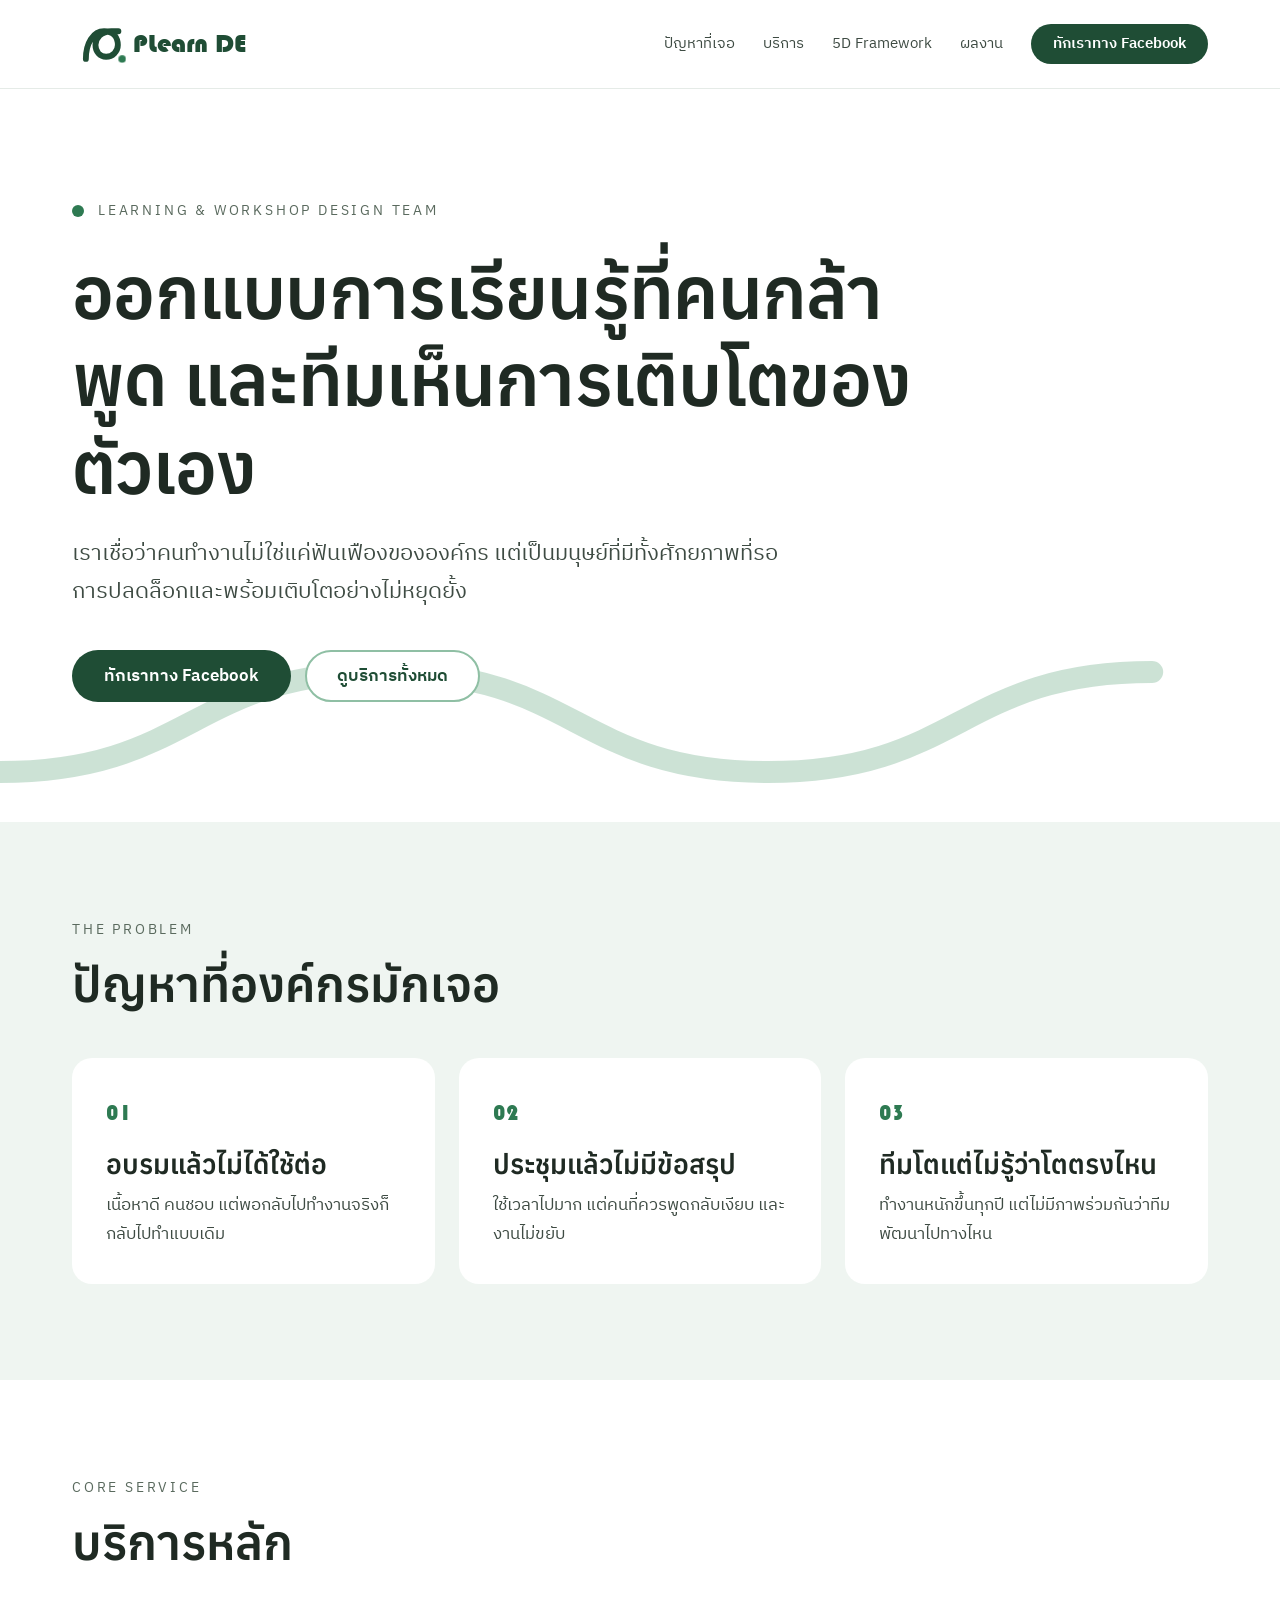
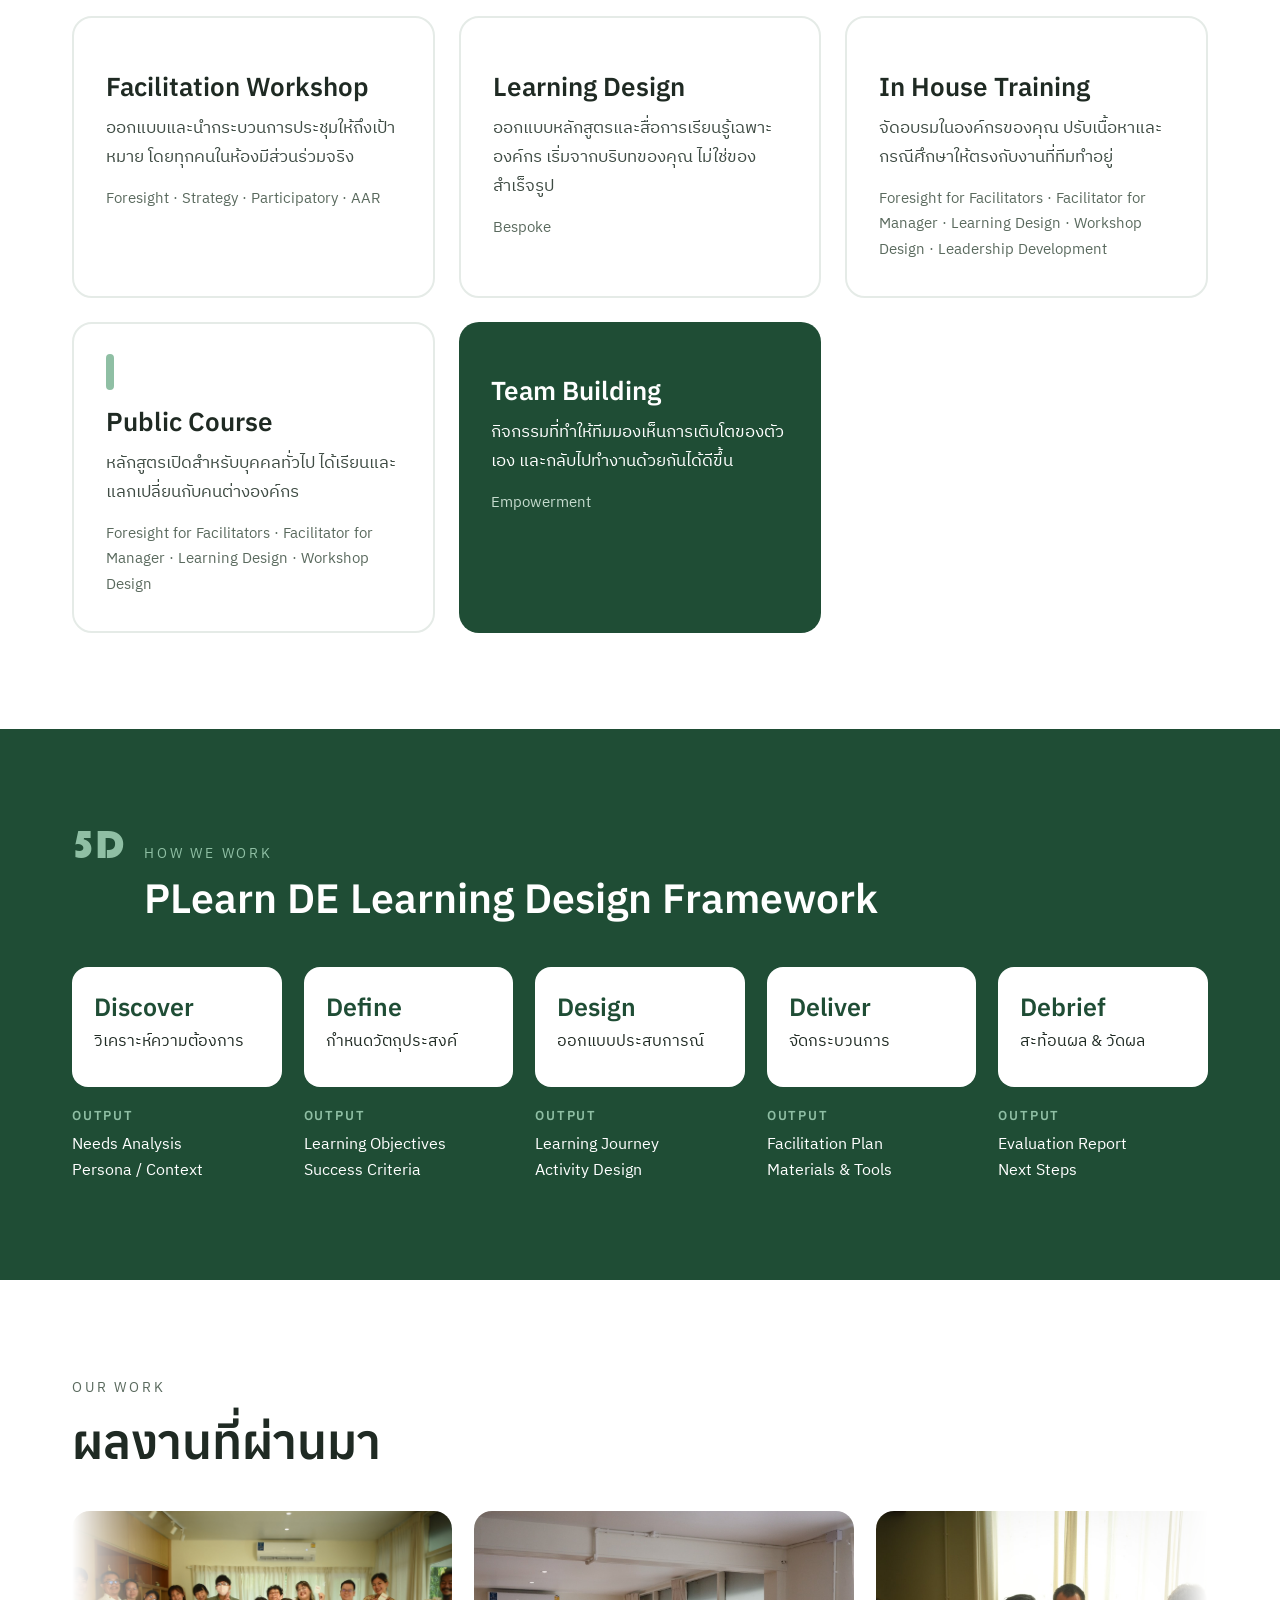
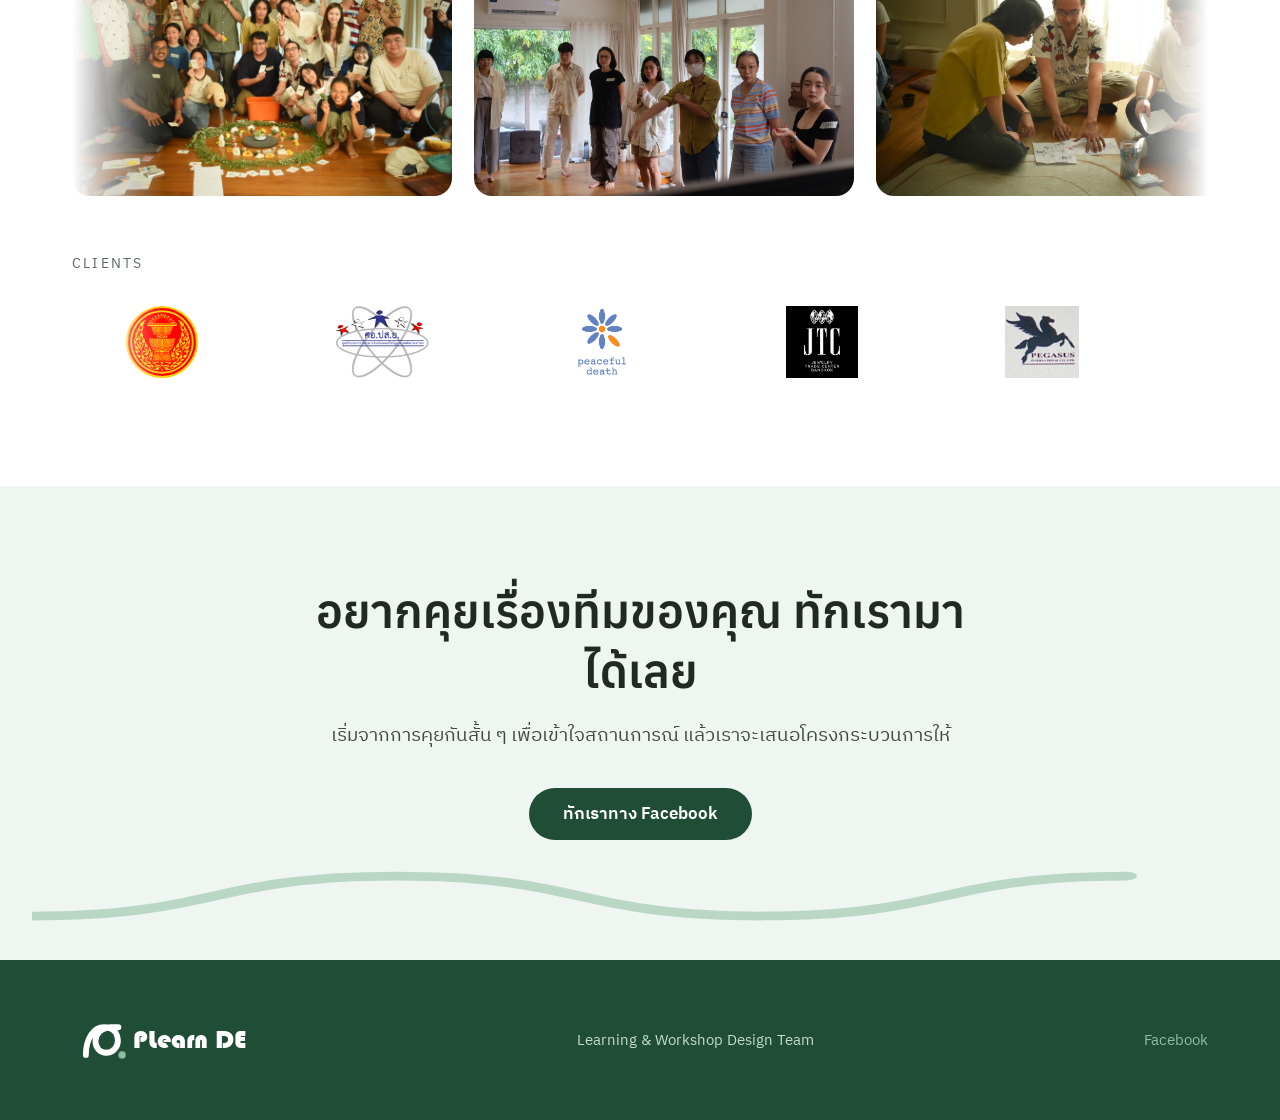
<file: index.html>
<!DOCTYPE html>
<html lang="th">
<head>
  <meta charset="utf-8">
  <meta name="viewport" content="width=device-width, initial-scale=1">
  <title>PLearn DE — Learning &amp; Workshop Design Team</title>
  <meta name="description" content="PLearn DE (เพลินดี) ออกแบบการเรียนรู้ที่คนกล้าพูด และทีมเห็นการเติบโตของตัวเอง — Facilitation Workshop, Learning Design, In House Training, Public Course, Team Building">
  <meta name="theme-color" content="#1F4D35">

  <meta property="og:type" content="website">
  <meta property="og:title" content="PLearn DE — Learning &amp; Workshop Design Team">
  <meta property="og:description" content="ออกแบบการเรียนรู้ที่คนกล้าพูด และทีมเห็นการเติบโตของตัวเอง">
  <meta property="og:image" content="assets/logo-stacked-forest.png">
  <meta property="og:locale" content="th_TH">

  <link rel="icon" type="image/svg+xml" href="assets/favicon.svg">
  <link rel="apple-touch-icon" href="assets/logo-mark-forest.png">

  <link rel="preconnect" href="https://fonts.googleapis.com">
  <link rel="preconnect" href="https://fonts.gstatic.com" crossorigin>
  <link href="https://fonts.googleapis.com/css2?family=Anuphan:wght@300..700&family=IBM+Plex+Sans+Thai:wght@300;400;500;600;700&display=swap" rel="stylesheet">
  <link rel="stylesheet" href="styles.css">
</head>
<body>

  <!-- ── Header ─────────────────────────────────────────── -->
  <header class="header">
    <div class="container header__inner">
      <!--
        Animated logo: the P-spiral draws itself from the base upward, the dot
        pops in, then the wordmark rises letter by letter as a wave.
        Plays on load and replays on hover / focus (see script at the bottom).
      -->
      <a href="#top" class="logo logo--animated" aria-label="PLearn DE — กลับขึ้นด้านบน">
        <svg class="logo__mark" viewBox="0 0 120 120" fill="none" aria-hidden="true">
          <path class="logo__path" pathLength="100" d="M26 88c0-30 14-52 34-52s26 14 26 26-10 22-22 22-20-10-20-22 10-26 30-26h13" stroke="currentColor" stroke-width="11" stroke-linecap="round"/>
          <circle class="logo__dot" cx="94" cy="88" r="7" fill="#2E7A52"/>
        </svg>
        <span class="logo__word" aria-hidden="true"><span class="logo__char" style="--i:0">P</span><span class="logo__char" style="--i:1">L</span><span class="logo__char" style="--i:2">e</span><span class="logo__char" style="--i:3">a</span><span class="logo__char" style="--i:4">r</span><span class="logo__char" style="--i:5">n</span><span class="logo__char logo__char--space" style="--i:6"> </span><span class="logo__char" style="--i:7">D</span><span class="logo__char" style="--i:8">E</span></span>
      </a>

      <button class="nav-toggle" type="button" aria-controls="site-nav" aria-expanded="false" aria-label="เปิดเมนู">
        <svg class="icon-menu" viewBox="0 0 24 24" fill="none" stroke="currentColor" stroke-width="2.2" stroke-linecap="round" aria-hidden="true"><path d="M4 7h16M4 12h16M4 17h16"/></svg>
        <svg class="icon-close" viewBox="0 0 24 24" fill="none" stroke="currentColor" stroke-width="2.2" stroke-linecap="round" aria-hidden="true"><path d="M6 6l12 12M18 6L6 18"/></svg>
      </button>

      <nav id="site-nav" class="nav" aria-label="เมนูหลัก">
        <a class="nav__link" href="#problem">ปัญหาที่เจอ</a>
        <a class="nav__link" href="#services">บริการ</a>
        <a class="nav__link" href="#framework">5D Framework</a>
        <a class="nav__link" href="#work">ผลงาน</a>
        <a class="btn btn--primary btn--sm" href="https://www.facebook.com/profile.php?id=61557383098262" target="_blank" rel="noopener">ทักเราทาง Facebook</a>
      </nav>
    </div>
  </header>

  <main>

    <!-- ── Hero ─────────────────────────────────────────── -->
    <section id="top" class="hero">
      <div class="wave" aria-hidden="true">
        <svg viewBox="0 0 400 64" fill="none" preserveAspectRatio="none">
          <path d="M0 48c60 0 60-32 120-32s60 32 120 32 60-32 120-32" stroke="#8FBFA4" stroke-width="7" stroke-linecap="round"/>
        </svg>
      </div>

      <div class="container hero__inner">
        <div class="eyebrow-dot">
          <span class="dot" aria-hidden="true"></span>
          <p class="eyebrow">Learning &amp; Workshop Design Team</p>
        </div>
        <h1 class="h1">ออกแบบการเรียนรู้ที่คนกล้าพูด และทีมเห็นการเติบโตของตัวเอง</h1>
        <p class="hero__lead">เราเชื่อว่าคนทำงานไม่ใช่แค่ฟันเฟืองขององค์กร แต่เป็นมนุษย์ที่มีทั้งศักยภาพที่รอการปลดล็อกและพร้อมเติบโตอย่างไม่หยุดยั้ง</p>
        <div class="hero__actions">
          <a class="btn btn--primary" href="https://www.facebook.com/profile.php?id=61557383098262" target="_blank" rel="noopener">ทักเราทาง Facebook</a>
          <a class="btn btn--secondary" href="#services">ดูบริการทั้งหมด</a>
        </div>
      </div>
    </section>

    <!-- ── Problem ──────────────────────────────────────── -->
    <section id="problem" class="problem section">
      <div class="container">
        <p class="eyebrow">The problem</p>
        <h2 class="h2">ปัญหาที่องค์กรมักเจอ</h2>

        <div class="grid grid--3">
          <article class="card--filled">
            <div class="num" aria-hidden="true">01</div>
            <h3 class="h3">อบรมแล้วไม่ได้ใช้ต่อ</h3>
            <p>เนื้อหาดี คนชอบ แต่พอกลับไปทำงานจริงก็กลับไปทำแบบเดิม</p>
          </article>
          <article class="card--filled">
            <div class="num" aria-hidden="true">02</div>
            <h3 class="h3">ประชุมแล้วไม่มีข้อสรุป</h3>
            <p>ใช้เวลาไปมาก แต่คนที่ควรพูดกลับเงียบ และงานไม่ขยับ</p>
          </article>
          <article class="card--filled">
            <div class="num" aria-hidden="true">03</div>
            <h3 class="h3">ทีมโตแต่ไม่รู้ว่าโตตรงไหน</h3>
            <p>ทำงานหนักขึ้นทุกปี แต่ไม่มีภาพร่วมกันว่าทีมพัฒนาไปทางไหน</p>
          </article>
        </div>
      </div>
    </section>

    <!-- ── Services ─────────────────────────────────────── -->
    <section id="services" class="services section">
      <div class="container">
        <p class="eyebrow">Core Service</p>
        <h2 class="h2">บริการหลัก</h2>

        <div class="grid grid--services">
          <article class="card--outline">
            <span class="dot dot--lg" aria-hidden="true"></span>
            <h3 class="h3">Facilitation Workshop</h3>
            <p>ออกแบบและนำกระบวนการประชุมให้ถึงเป้าหมาย โดยทุกคนในห้องมีส่วนร่วมจริง</p>
            <p class="card__tags">Foresight · Strategy · Participatory · AAR</p>
          </article>

          <article class="card--outline">
            <span class="dot dot--lg" aria-hidden="true"></span>
            <h3 class="h3">Learning Design</h3>
            <p>ออกแบบหลักสูตรและสื่อการเรียนรู้เฉพาะองค์กร เริ่มจากบริบทของคุณ ไม่ใช่ของสำเร็จรูป</p>
            <p class="card__tags">Bespoke</p>
          </article>

          <article class="card--outline">
            <span class="dot dot--lg" aria-hidden="true"></span>
            <h3 class="h3">In House Training</h3>
            <p>จัดอบรมในองค์กรของคุณ ปรับเนื้อหาและกรณีศึกษาให้ตรงกับงานที่ทีมทำอยู่</p>
            <p class="card__tags">Foresight for Facilitators · Facilitator for Manager · Learning Design · Workshop Design · Leadership Development</p>
          </article>

          <article class="card--outline">
            <span class="dot dot--lg dot--hollow" aria-hidden="true"></span>
            <h3 class="h3">Public Course</h3>
            <p>หลักสูตรเปิดสำหรับบุคคลทั่วไป ได้เรียนและแลกเปลี่ยนกับคนต่างองค์กร</p>
            <p class="card__tags">Foresight for Facilitators · Facilitator for Manager · Learning Design · Workshop Design</p>
          </article>

          <article class="card--inverted">
            <span class="dot dot--lg" aria-hidden="true"></span>
            <h3 class="h3">Team Building</h3>
            <p>กิจกรรมที่ทำให้ทีมมองเห็นการเติบโตของตัวเอง และกลับไปทำงานด้วยกันได้ดีขึ้น</p>
            <p class="card__tags">Empowerment</p>
          </article>
        </div>
      </div>
    </section>

    <!-- ── 5D Framework ─────────────────────────────────── -->
    <section id="framework" class="framework section">
      <div class="container">
        <div class="framework__head">
          <div class="framework__badge" aria-hidden="true">5D</div>
          <div>
            <p class="eyebrow">How we work</p>
            <h2 class="h2">PLearn DE Learning Design Framework</h2>
          </div>
        </div>

        <ol class="grid grid--5" style="list-style:none; padding:0; margin-bottom:0;">
          <li>
            <div class="step__card">
              <h3 class="step__title">Discover</h3>
              <p class="step__th">วิเคราะห์ความต้องการ</p>
            </div>
            <p class="step__label">Output</p>
            <p class="step__output">Needs Analysis<br>Persona / Context</p>
          </li>
          <li>
            <div class="step__card">
              <h3 class="step__title">Define</h3>
              <p class="step__th">กำหนดวัตถุประสงค์</p>
            </div>
            <p class="step__label">Output</p>
            <p class="step__output">Learning Objectives<br>Success Criteria</p>
          </li>
          <li>
            <div class="step__card">
              <h3 class="step__title">Design</h3>
              <p class="step__th">ออกแบบประสบการณ์</p>
            </div>
            <p class="step__label">Output</p>
            <p class="step__output">Learning Journey<br>Activity Design</p>
          </li>
          <li>
            <div class="step__card">
              <h3 class="step__title">Deliver</h3>
              <p class="step__th">จัดกระบวนการ</p>
            </div>
            <p class="step__label">Output</p>
            <p class="step__output">Facilitation Plan<br>Materials &amp; Tools</p>
          </li>
          <li>
            <div class="step__card">
              <h3 class="step__title">Debrief</h3>
              <p class="step__th">สะท้อนผล &amp; วัดผล</p>
            </div>
            <p class="step__label">Output</p>
            <p class="step__output">Evaluation Report<br>Next Steps</p>
          </li>
        </ol>
      </div>
    </section>

    <!-- ── Work ─────────────────────────────────────────── -->
    <section id="work" class="work section">
      <div class="container">
        <p class="eyebrow">Our work</p>
        <h2 class="h2">ผลงานที่ผ่านมา</h2>

        <!--
          Photos drift to the right on their own, same seamless trick as the
          client logos below: the set is rendered twice and the track slides
          by -50%, so the loop has no seam. Pauses on hover.
        -->
        <div class="marquee marquee--photos" aria-label="ภาพบรรยากาศงานที่ผ่านมา">
          <div class="marquee__track">
            <div class="marquee__set">
              <figure class="photo-card"><img src="assets/work/closing-circle-group.jpg" alt="ผู้เข้าร่วมเวิร์กชอปทั้งกลุ่มถ่ายภาพร่วมกันรอบวงใบไม้ที่จัดไว้กลางห้อง" loading="lazy" decoding="async"></figure>
              <figure class="photo-card"><img src="assets/work/standing-circle.jpg" alt="ผู้เข้าร่วมยืนเป็นแถวในห้องเวิร์กชอปที่มีแสงธรรมชาติและต้นไม้นอกหน้าต่าง" loading="lazy" decoding="async"></figure>
              <figure class="photo-card"><img src="assets/work/small-group-mapping.jpg" alt="กลุ่มย่อยนั่งพื้นช่วยกันเขียนแผนผังความคิดลงกระดาษ" loading="lazy" decoding="async"></figure>
              <figure class="photo-card"><img src="assets/work/dialogue-circle.jpg" alt="วงสนทนานั่งพื้น ผู้เข้าร่วมคนหนึ่งกำลังเล่าให้กลุ่มฟัง" loading="lazy" decoding="async"></figure>
              <figure class="photo-card"><img src="assets/work/youth-presentation.jpg" alt="เยาวชนสองคนนำเสนอผังปัญหาที่ทำจากกระดาษและโพสต์อิท" loading="lazy" decoding="async"></figure>
              <figure class="photo-card"><img src="assets/work/prioritization-board.jpg" alt="ผู้เข้าร่วมจัดลำดับความสำคัญของประเด็นบนกระดานโพสต์อิท" loading="lazy" decoding="async"></figure>
              <figure class="photo-card"><img src="assets/work/team-building-tower.jpg" alt="ทีมช่วยกันสร้างหอคอยจากหลอดและกล่องกระดาษในกิจกรรม team building" loading="lazy" decoding="async"></figure>
              <figure class="photo-card"><img src="assets/work/reflection-sharing.jpg" alt="ผู้เข้าร่วมถือการ์ดสะท้อนความรู้สึกและแบ่งปันกับวง" loading="lazy" decoding="async"></figure>
              <figure class="photo-card"><img src="assets/work/reflection-board.jpg" alt="กระดานรวมคำสะท้อนของผู้เข้าร่วม เช่น เป็นเพื่อนกับตัวเอง ใจดีกับตัวเอง" loading="lazy" decoding="async"></figure>
              <figure class="photo-card"><img src="assets/work/youth-workshop-group.jpg" alt="กลุ่มเยาวชนถ่ายภาพร่วมกันหลังจบเวิร์กชอป" loading="lazy" decoding="async"></figure>
            </div>
            <div class="marquee__set" aria-hidden="true">
              <figure class="photo-card"><img src="assets/work/closing-circle-group.jpg" alt="" loading="lazy" decoding="async"></figure>
              <figure class="photo-card"><img src="assets/work/standing-circle.jpg" alt="" loading="lazy" decoding="async"></figure>
              <figure class="photo-card"><img src="assets/work/small-group-mapping.jpg" alt="" loading="lazy" decoding="async"></figure>
              <figure class="photo-card"><img src="assets/work/dialogue-circle.jpg" alt="" loading="lazy" decoding="async"></figure>
              <figure class="photo-card"><img src="assets/work/youth-presentation.jpg" alt="" loading="lazy" decoding="async"></figure>
              <figure class="photo-card"><img src="assets/work/prioritization-board.jpg" alt="" loading="lazy" decoding="async"></figure>
              <figure class="photo-card"><img src="assets/work/team-building-tower.jpg" alt="" loading="lazy" decoding="async"></figure>
              <figure class="photo-card"><img src="assets/work/reflection-sharing.jpg" alt="" loading="lazy" decoding="async"></figure>
              <figure class="photo-card"><img src="assets/work/reflection-board.jpg" alt="" loading="lazy" decoding="async"></figure>
              <figure class="photo-card"><img src="assets/work/youth-workshop-group.jpg" alt="" loading="lazy" decoding="async"></figure>
            </div>
          </div>
        </div>

        <p class="eyebrow work__clients-label">Clients</p>
        <!--
          Infinite marquee: the logo set is rendered twice and the track
          translates by -50%, so the loop is seamless. Pauses on hover;
          falls back to a static wrapping row under prefers-reduced-motion.
        -->
        <div class="marquee" aria-label="ลูกค้าที่เคยร่วมงาน">
          <div class="marquee__track">
            <div class="marquee__set">
              <div class="slot slot--client"><img src="assets/clients/parliament-thailand.svg" alt="รัฐสภาไทย" loading="lazy"></div>
              <div class="slot slot--client"><img src="assets/clients/cydot.png" alt="ศอ.ปส.ย. — ศูนย์อำนวยการประสานงานป้องกันและแก้ไขปัญหายาเสพติดภาคเยาวชน" loading="lazy"></div>
              <div class="slot slot--client"><img src="assets/clients/peaceful-death.webp" alt="Peaceful Death" loading="lazy"></div>
              <div class="slot slot--client"><img src="assets/clients/jtc.jpeg" alt="Jewelry Trade Center Bangkok" loading="lazy"></div>
              <div class="slot slot--client"><img src="assets/clients/pegasus.jpg" alt="Pegasus International Co., Ltd." loading="lazy"></div>
            </div>
            <div class="marquee__set" aria-hidden="true">
              <div class="slot slot--client"><img src="assets/clients/parliament-thailand.svg" alt="" loading="lazy"></div>
              <div class="slot slot--client"><img src="assets/clients/cydot.png" alt="" loading="lazy"></div>
              <div class="slot slot--client"><img src="assets/clients/peaceful-death.webp" alt="" loading="lazy"></div>
              <div class="slot slot--client"><img src="assets/clients/jtc.jpeg" alt="" loading="lazy"></div>
              <div class="slot slot--client"><img src="assets/clients/pegasus.jpg" alt="" loading="lazy"></div>
            </div>
          </div>
        </div>
      </div>
    </section>

    <!-- ── CTA ──────────────────────────────────────────── -->
    <section class="cta" aria-labelledby="cta-title">
      <div class="wave wave--inset" aria-hidden="true">
        <svg viewBox="0 0 400 64" fill="none" preserveAspectRatio="none">
          <path d="M0 48c60 0 60-32 120-32s60 32 120 32 60-32 120-32" stroke="#8FBFA4" stroke-width="7" stroke-linecap="round"/>
        </svg>
      </div>

      <div class="container cta__inner">
        <h2 id="cta-title" class="h2">อยากคุยเรื่องทีมของคุณ ทักเรามาได้เลย</h2>
        <p class="cta__lead">เริ่มจากการคุยกันสั้น ๆ เพื่อเข้าใจสถานการณ์ แล้วเราจะเสนอโครงกระบวนการให้</p>
        <div class="cta__actions">
          <a class="btn btn--primary" href="https://www.facebook.com/profile.php?id=61557383098262" target="_blank" rel="noopener">ทักเราทาง Facebook</a>
        </div>
      </div>
    </section>

  </main>

  <!-- ── Footer ─────────────────────────────────────────── -->
  <footer class="footer">
    <div class="container footer__inner">
      <div class="logo logo--reversed logo--animated" role="img" aria-label="PLearn DE" tabindex="0">
        <svg class="logo__mark" viewBox="0 0 120 120" fill="none" aria-hidden="true">
          <path class="logo__path" pathLength="100" d="M26 88c0-30 14-52 34-52s26 14 26 26-10 22-22 22-20-10-20-22 10-26 30-26h13" stroke="currentColor" stroke-width="11" stroke-linecap="round"/>
          <circle class="logo__dot" cx="94" cy="88" r="7" fill="#8FBFA4"/>
        </svg>
        <span class="logo__word" aria-hidden="true"><span class="logo__char" style="--i:0">P</span><span class="logo__char" style="--i:1">L</span><span class="logo__char" style="--i:2">e</span><span class="logo__char" style="--i:3">a</span><span class="logo__char" style="--i:4">r</span><span class="logo__char" style="--i:5">n</span><span class="logo__char logo__char--space" style="--i:6"> </span><span class="logo__char" style="--i:7">D</span><span class="logo__char" style="--i:8">E</span></span>
      </div>
      <p class="footer__tag">Learning &amp; Workshop Design Team</p>
      <a class="footer__link" href="https://www.facebook.com/profile.php?id=61557383098262" target="_blank" rel="noopener">Facebook</a>
    </div>
  </footer>

  <script>
    // Logo animation: play once on load, replay on hover / focus.
    (function () {
      var reduce = window.matchMedia('(prefers-reduced-motion: reduce)');
      if (reduce.matches) return;

      var TOTAL_MS = 1600; // spiral (1s) + wordmark wave tail

      document.querySelectorAll('.logo--animated').forEach(function (logo) {
        var busy = false;

        function play() {
          if (busy) return;
          busy = true;
          logo.classList.remove('is-playing');
          void logo.offsetWidth; // restart CSS animations
          logo.classList.add('is-playing');
          setTimeout(function () { busy = false; }, TOTAL_MS);
        }

        logo.addEventListener('mouseenter', play);
        logo.addEventListener('focus', play);
        play();
      });
    })();

    // Mobile nav toggle
    (function () {
      var btn = document.querySelector('.nav-toggle');
      var nav = document.getElementById('site-nav');
      if (!btn || !nav) return;

      function setOpen(open) {
        nav.classList.toggle('is-open', open);
        btn.setAttribute('aria-expanded', String(open));
        btn.setAttribute('aria-label', open ? 'ปิดเมนู' : 'เปิดเมนู');
      }

      btn.addEventListener('click', function () {
        setOpen(!nav.classList.contains('is-open'));
      });
      nav.addEventListener('click', function (e) {
        if (e.target.closest('a')) setOpen(false);
      });
      document.addEventListener('keydown', function (e) {
        if (e.key === 'Escape') setOpen(false);
      });
    })();
  </script>
</body>
</html>
</file>
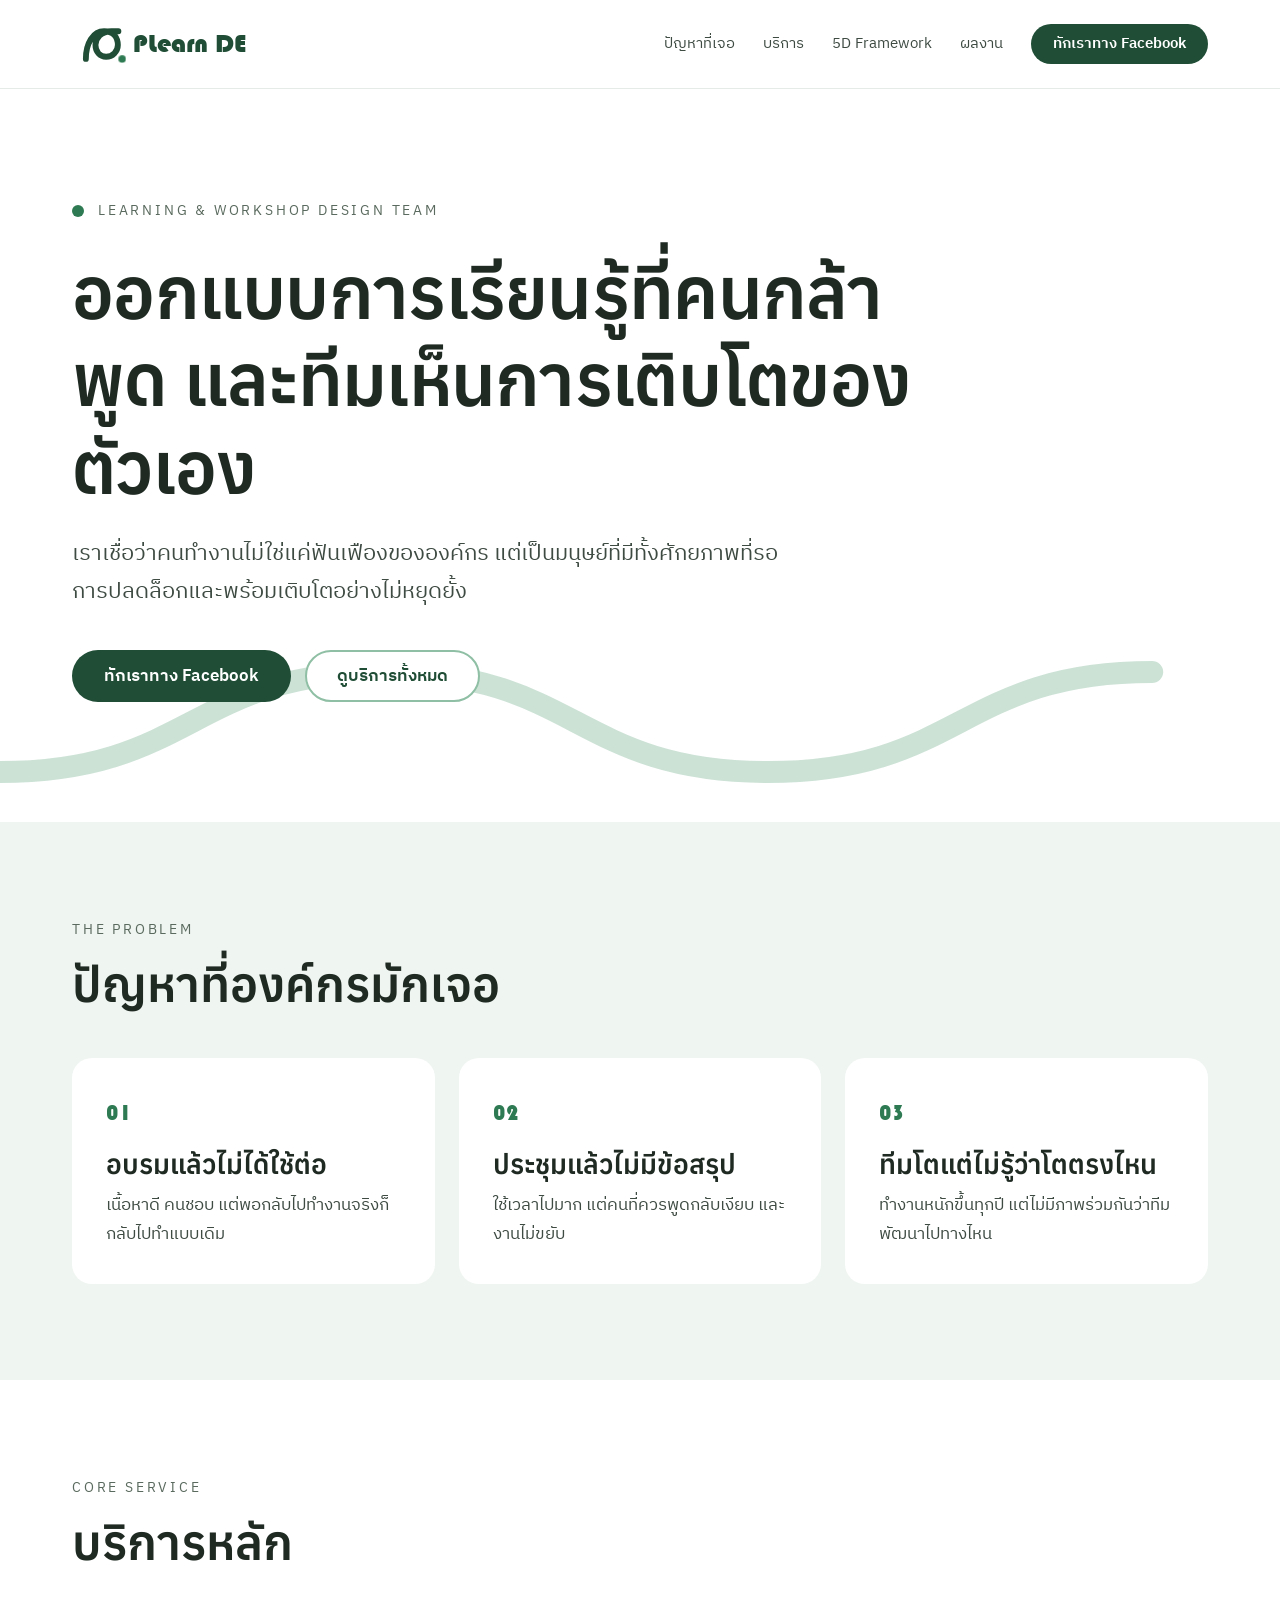
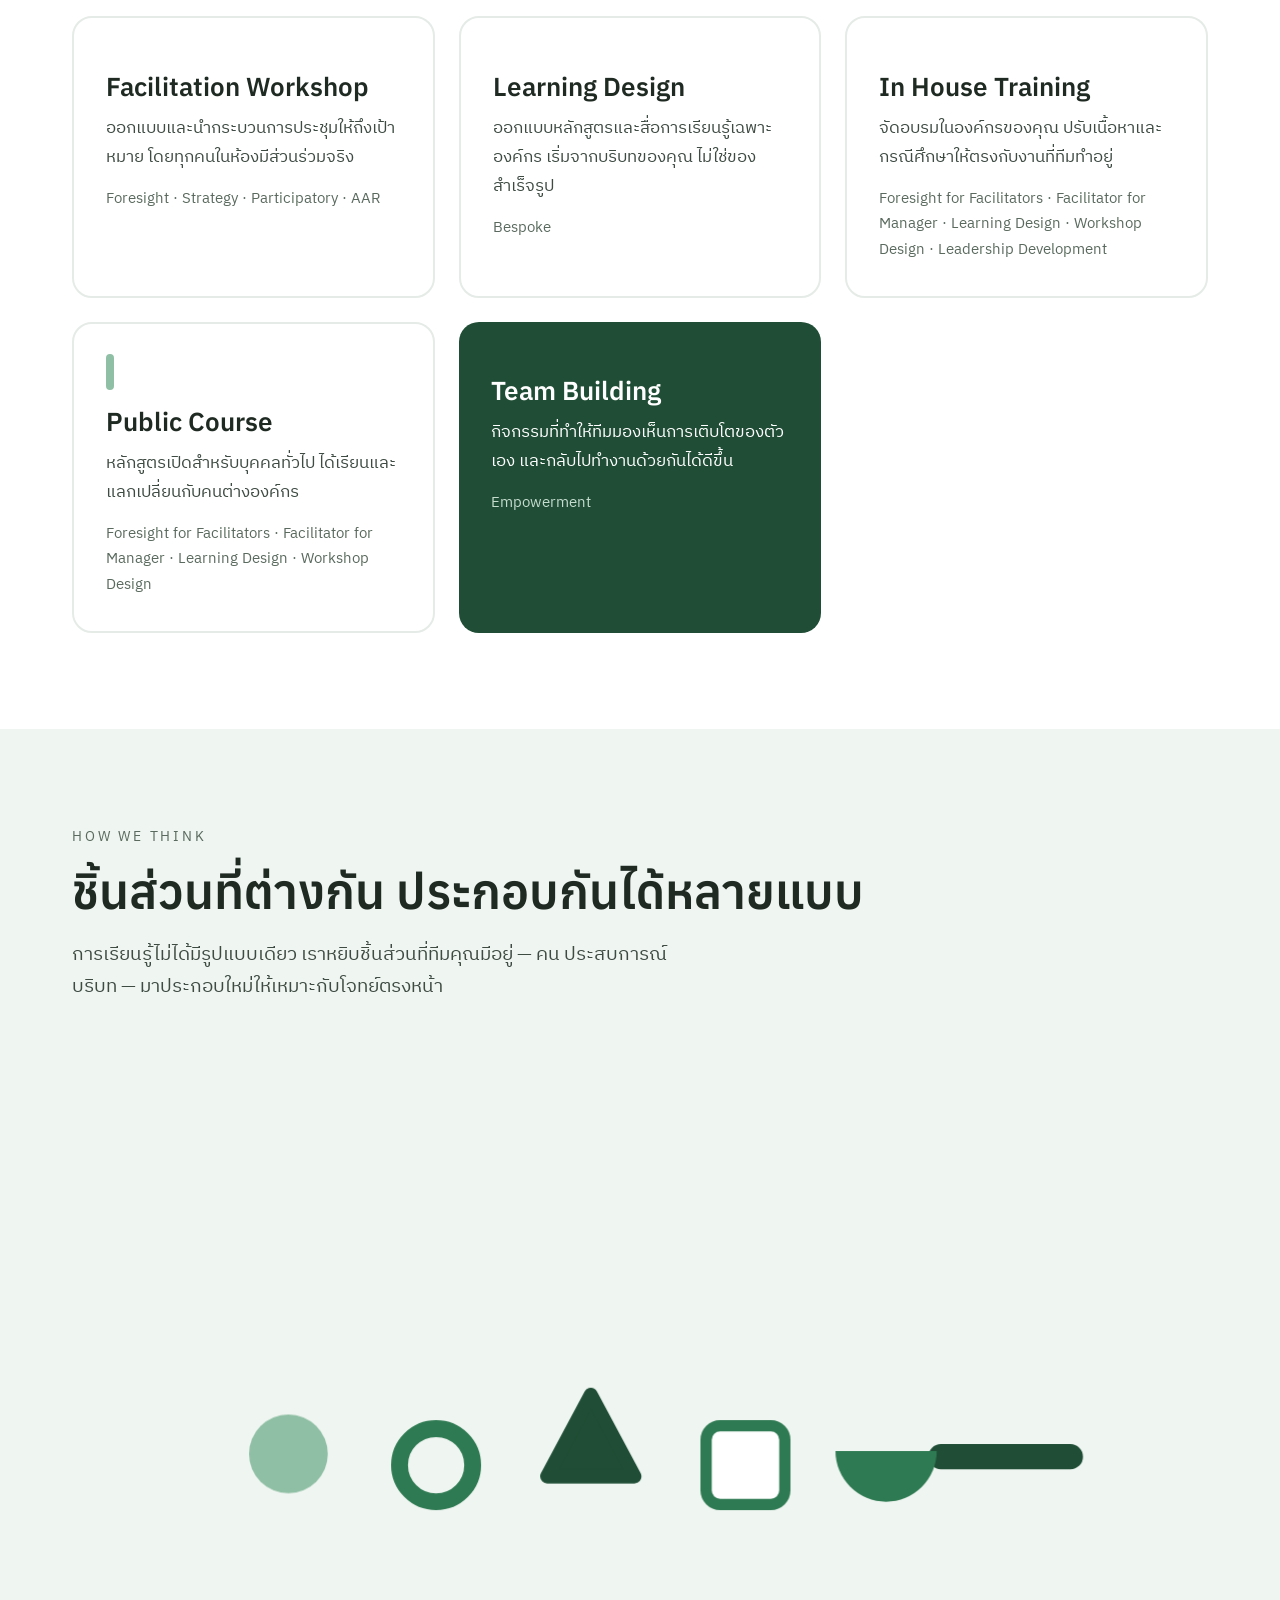
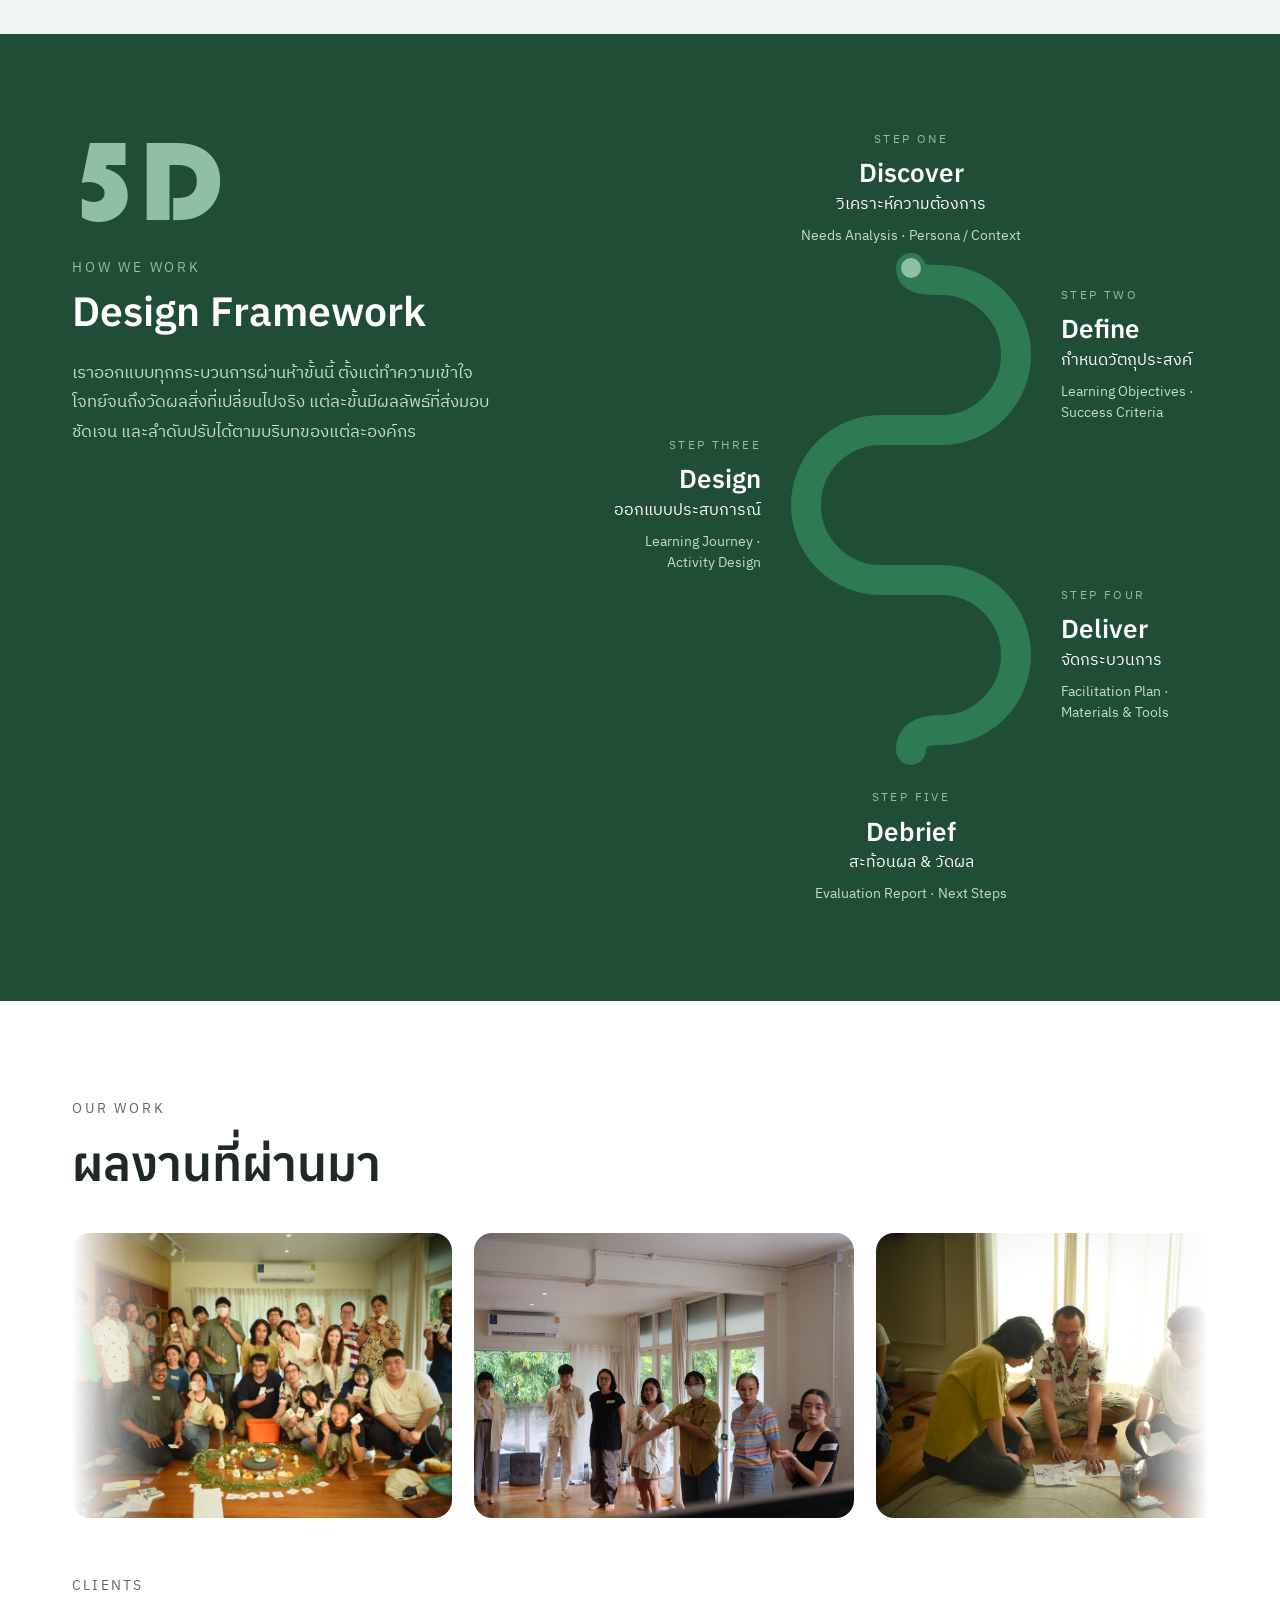
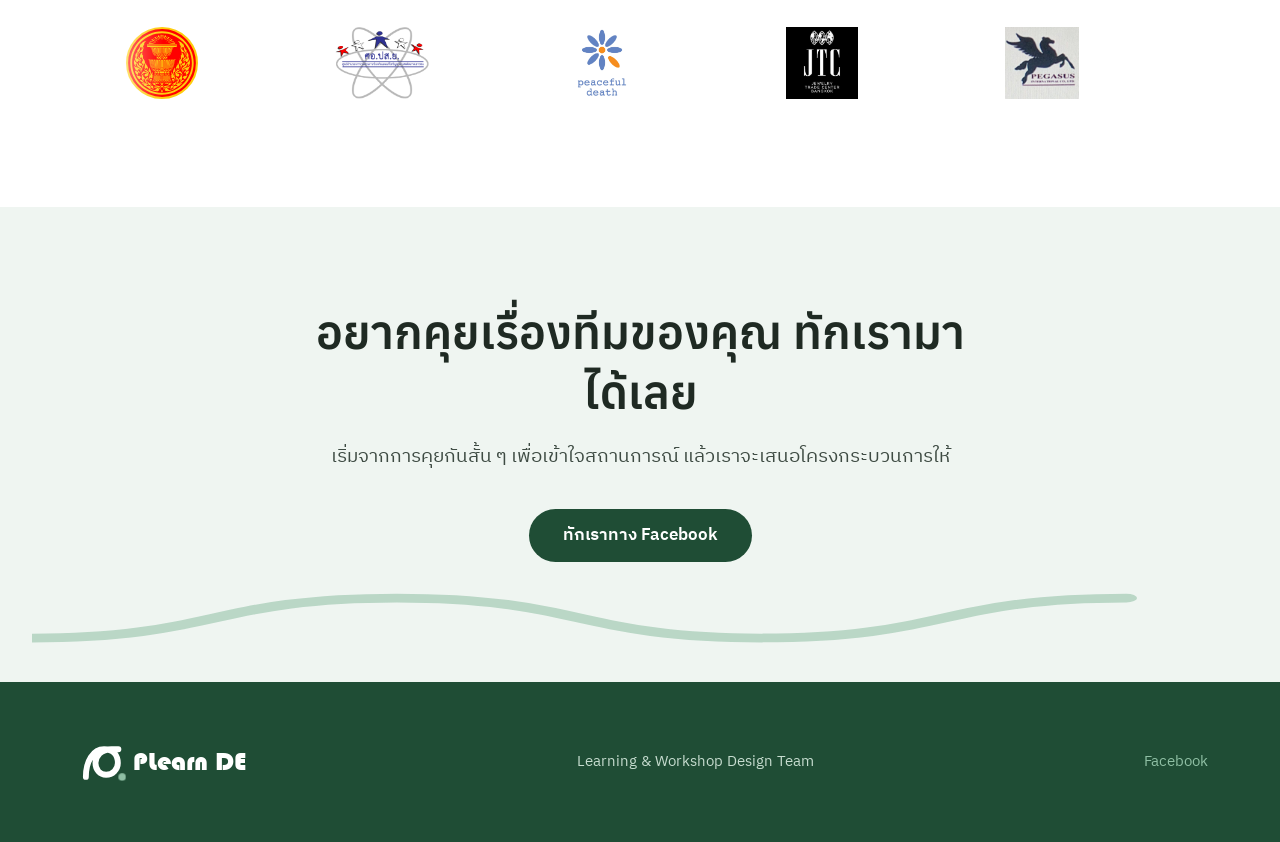
<file: public/index.html>
<!DOCTYPE html>
<html lang="th">
<head>
  <meta charset="utf-8">
  <meta name="viewport" content="width=device-width, initial-scale=1">
  <title>PLearn DE — Learning &amp; Workshop Design Team</title>
  <meta name="description" content="PLearn DE (เพลินดี) ออกแบบการเรียนรู้ที่คนกล้าพูด และทีมเห็นการเติบโตของตัวเอง — Facilitation Workshop, Learning Design, In House Training, Public Course, Team Building">
  <meta name="theme-color" content="#1F4D35">

  <meta property="og:type" content="website">
  <meta property="og:title" content="PLearn DE — Learning &amp; Workshop Design Team">
  <meta property="og:description" content="ออกแบบการเรียนรู้ที่คนกล้าพูด และทีมเห็นการเติบโตของตัวเอง">
  <meta property="og:image" content="assets/logo-stacked-forest.png">
  <meta property="og:locale" content="th_TH">

  <link rel="icon" type="image/svg+xml" href="assets/favicon.svg">
  <link rel="apple-touch-icon" href="assets/logo-mark-forest.png">

  <link rel="preconnect" href="https://fonts.googleapis.com">
  <link rel="preconnect" href="https://fonts.gstatic.com" crossorigin>
  <link href="https://fonts.googleapis.com/css2?family=Anuphan:wght@300..700&family=IBM+Plex+Sans+Thai:wght@300;400;500;600;700&display=swap" rel="stylesheet">
  <link rel="stylesheet" href="styles.css">
</head>
<body>

  <!-- ── Header ─────────────────────────────────────────── -->
  <header class="header">
    <div class="container header__inner">
      <!--
        Animated logo: the P-spiral draws itself from the base upward, the dot
        pops in, then the wordmark rises letter by letter as a wave.
        Plays on load and replays on hover / focus (see script at the bottom).
      -->
      <a href="#top" class="logo logo--animated" aria-label="PLearn DE — กลับขึ้นด้านบน">
        <svg class="logo__mark" viewBox="0 0 120 120" fill="none" aria-hidden="true">
          <path class="logo__path" pathLength="100" d="M26 88c0-30 14-52 34-52s26 14 26 26-10 22-22 22-20-10-20-22 10-26 30-26h13" stroke="currentColor" stroke-width="11" stroke-linecap="round"/>
          <circle class="logo__dot" cx="94" cy="88" r="7" fill="#2E7A52"/>
        </svg>
        <span class="logo__word" aria-hidden="true"><span class="logo__char" style="--i:0">P</span><span class="logo__char" style="--i:1">L</span><span class="logo__char" style="--i:2">e</span><span class="logo__char" style="--i:3">a</span><span class="logo__char" style="--i:4">r</span><span class="logo__char" style="--i:5">n</span><span class="logo__char logo__char--space" style="--i:6"> </span><span class="logo__char" style="--i:7">D</span><span class="logo__char" style="--i:8">E</span></span>
      </a>

      <button class="nav-toggle" type="button" aria-controls="site-nav" aria-expanded="false" aria-label="เปิดเมนู">
        <svg class="icon-menu" viewBox="0 0 24 24" fill="none" stroke="currentColor" stroke-width="2.2" stroke-linecap="round" aria-hidden="true"><path d="M4 7h16M4 12h16M4 17h16"/></svg>
        <svg class="icon-close" viewBox="0 0 24 24" fill="none" stroke="currentColor" stroke-width="2.2" stroke-linecap="round" aria-hidden="true"><path d="M6 6l12 12M18 6L6 18"/></svg>
      </button>

      <nav id="site-nav" class="nav" aria-label="เมนูหลัก">
        <a class="nav__link" href="#problem">ปัญหาที่เจอ</a>
        <a class="nav__link" href="#services">บริการ</a>
        <a class="nav__link" href="#framework">5D Framework</a>
        <a class="nav__link" href="#work">ผลงาน</a>
        <a class="btn btn--primary btn--sm" href="https://www.facebook.com/profile.php?id=61557383098262" target="_blank" rel="noopener">ทักเราทาง Facebook</a>
      </nav>
    </div>
  </header>

  <main>

    <!-- ── Hero ─────────────────────────────────────────── -->
    <section id="top" class="hero">
      <div class="wave" aria-hidden="true">
        <svg viewBox="0 0 400 64" fill="none" preserveAspectRatio="none">
          <path d="M0 48c60 0 60-32 120-32s60 32 120 32 60-32 120-32" stroke="#8FBFA4" stroke-width="7" stroke-linecap="round"/>
        </svg>
      </div>

      <div class="container hero__inner">
        <div class="eyebrow-dot">
          <span class="dot" aria-hidden="true"></span>
          <p class="eyebrow">Learning &amp; Workshop Design Team</p>
        </div>
        <h1 class="h1">ออกแบบการเรียนรู้ที่คนกล้าพูด และทีมเห็นการเติบโตของตัวเอง</h1>
        <p class="hero__lead">เราเชื่อว่าคนทำงานไม่ใช่แค่ฟันเฟืองขององค์กร แต่เป็นมนุษย์ที่มีทั้งศักยภาพที่รอการปลดล็อกและพร้อมเติบโตอย่างไม่หยุดยั้ง</p>
        <div class="hero__actions">
          <a class="btn btn--primary" href="https://www.facebook.com/profile.php?id=61557383098262" target="_blank" rel="noopener">ทักเราทาง Facebook</a>
          <a class="btn btn--secondary" href="#services">ดูบริการทั้งหมด</a>
        </div>
      </div>
    </section>

    <!-- ── Problem ──────────────────────────────────────── -->
    <section id="problem" class="problem section">
      <div class="container">
        <p class="eyebrow">The problem</p>
        <h2 class="h2">ปัญหาที่องค์กรมักเจอ</h2>

        <div class="grid grid--3">
          <article class="card--filled">
            <div class="num" aria-hidden="true">01</div>
            <h3 class="h3">อบรมแล้วไม่ได้ใช้ต่อ</h3>
            <p>เนื้อหาดี คนชอบ แต่พอกลับไปทำงานจริงก็กลับไปทำแบบเดิม</p>
          </article>
          <article class="card--filled">
            <div class="num" aria-hidden="true">02</div>
            <h3 class="h3">ประชุมแล้วไม่มีข้อสรุป</h3>
            <p>ใช้เวลาไปมาก แต่คนที่ควรพูดกลับเงียบ และงานไม่ขยับ</p>
          </article>
          <article class="card--filled">
            <div class="num" aria-hidden="true">03</div>
            <h3 class="h3">ทีมโตแต่ไม่รู้ว่าโตตรงไหน</h3>
            <p>ทำงานหนักขึ้นทุกปี แต่ไม่มีภาพร่วมกันว่าทีมพัฒนาไปทางไหน</p>
          </article>
        </div>
      </div>
    </section>

    <!-- ── Services ─────────────────────────────────────── -->
    <section id="services" class="services section">
      <div class="container">
        <p class="eyebrow">Core Service</p>
        <h2 class="h2">บริการหลัก</h2>

        <div class="grid grid--services">
          <article class="card--outline">
            <span class="dot dot--lg" aria-hidden="true"></span>
            <h3 class="h3">Facilitation Workshop</h3>
            <p>ออกแบบและนำกระบวนการประชุมให้ถึงเป้าหมาย โดยทุกคนในห้องมีส่วนร่วมจริง</p>
            <p class="card__tags">Foresight · Strategy · Participatory · AAR</p>
          </article>

          <article class="card--outline">
            <span class="dot dot--lg" aria-hidden="true"></span>
            <h3 class="h3">Learning Design</h3>
            <p>ออกแบบหลักสูตรและสื่อการเรียนรู้เฉพาะองค์กร เริ่มจากบริบทของคุณ ไม่ใช่ของสำเร็จรูป</p>
            <p class="card__tags">Bespoke</p>
          </article>

          <article class="card--outline">
            <span class="dot dot--lg" aria-hidden="true"></span>
            <h3 class="h3">In House Training</h3>
            <p>จัดอบรมในองค์กรของคุณ ปรับเนื้อหาและกรณีศึกษาให้ตรงกับงานที่ทีมทำอยู่</p>
            <p class="card__tags">Foresight for Facilitators · Facilitator for Manager · Learning Design · Workshop Design · Leadership Development</p>
          </article>

          <article class="card--outline">
            <span class="dot dot--lg dot--hollow" aria-hidden="true"></span>
            <h3 class="h3">Public Course</h3>
            <p>หลักสูตรเปิดสำหรับบุคคลทั่วไป ได้เรียนและแลกเปลี่ยนกับคนต่างองค์กร</p>
            <p class="card__tags">Foresight for Facilitators · Facilitator for Manager · Learning Design · Workshop Design</p>
          </article>

          <article class="card--inverted">
            <span class="dot dot--lg" aria-hidden="true"></span>
            <h3 class="h3">Team Building</h3>
            <p>กิจกรรมที่ทำให้ทีมมองเห็นการเติบโตของตัวเอง และกลับไปทำงานด้วยกันได้ดีขึ้น</p>
            <p class="card__tags">Empowerment</p>
          </article>
        </div>
      </div>
    </section>

    <!-- ── Shapes ───────────────────────────────────────────
      Six pieces roll, bounce and settle into four formations —
      scattered, a learning path, a built stack, then the Kolb circle —
      before starting over. Pure CSS keyframes; each piece is a <g> that
      translates, with an inner <g> that spins about its own centre.
    -->
    <section class="shapes section" aria-labelledby="shapes-title">
      <div class="container">
        <p class="eyebrow">How we think</p>
        <h2 class="h2" id="shapes-title">ชิ้นส่วนที่ต่างกัน ประกอบกันได้หลายแบบ</h2>
        <p class="shapes__lead">การเรียนรู้ไม่ได้มีรูปแบบเดียว เราหยิบชิ้นส่วนที่ทีมคุณมีอยู่ — คน ประสบการณ์ บริบท — มาประกอบใหม่ให้เหมาะกับโจทย์ตรงหน้า</p>

        <div class="shapes__stage">
<svg viewBox="0 0 640 360" role="img" aria-label="ภาพเคลื่อนไหวรูปทรงเรขาคณิตที่เลื่อนมาประกอบกันเป็นสิ่งของต่าง ๆ">
            <!-- painted back to front: flat pieces first, discs last so they
                 can sit on top as wheels, portholes and finials -->
            <g class="pc pc6"><g class="spin"><rect x="-55" y="-9" width="110" height="18" rx="9" fill="#1F4D35"></rect></g></g>
            <g class="pc pc4"><g class="spin"><rect x="-28" y="-28" width="56" height="56" rx="10" fill="#FFFFFF" stroke="#2E7A52" stroke-width="8"></rect></g></g>
            <g class="pc pc5"><g class="spin"><path d="M-36 0 A36 36 0 0 0 36 0 Z" fill="#2E7A52"></path></g></g>
            <g class="pc pc3"><g class="spin"><path d="M0 -34 L31 24 L-31 24 Z" fill="#1F4D35" stroke="#1F4D35" stroke-width="10" stroke-linejoin="round"></path></g></g>
            <g class="pc pc2"><g class="spin"><circle r="26" fill="none" stroke="#2E7A52" stroke-width="12"></circle></g></g>
            <g class="pc pc1"><g class="spin"><circle r="28" fill="#8FBFA4"></circle></g></g>
          </svg>
        </div>
      </div>
    </section>

    <!-- ── 5D Framework ─────────────────────────────────── -->
    <section id="framework" class="framework section">
      <div class="container framework__grid">
        <div class="framework__intro">
          <div class="framework__badge" aria-hidden="true">5D</div>
          <p class="eyebrow">How we work</p>
          <h2 class="h2">Design Framework</h2>
          <p class="framework__lead">เราออกแบบทุกกระบวนการผ่านห้าขั้นนี้ ตั้งแต่ทำความเข้าใจโจทย์จนถึงวัดผลสิ่งที่เปลี่ยนไปจริง แต่ละขั้นมีผลลัพธ์ที่ส่งมอบชัดเจน และลำดับปรับได้ตามบริบทของแต่ละองค์กร</p>
        </div>

        <!--
          Roadmap: one thick ribbon snaking down the middle column, spanning
          all five grid rows. Step one sits above the start dot, step five
          below the end, and the middle steps sit in the row where the ribbon
          swings to their side — so labels align with the bends without any
          absolute positioning.
        -->
        <ol class="roadmap">
          <!--
            The road: short drop from the start, then three U-turns whose
            apexes sit at the centre of rows 2, 3 and 4 (x 235 / 25 / 235),
            joined by straight runs, ending at the bottom centre. The ball
            is moved along this path by the script as the section scrolls.
          -->
          <svg class="roadmap__line" viewBox="0 0 260 775" fill="none" preserveAspectRatio="none" aria-hidden="true">
            <path class="roadmap__path"
                  d="M130 138 C130 150 145 150 160 150 A75 75 0 0 1 160 300 L100 300 A75 75 0 0 0 100 450 L160 450 A75 75 0 0 1 160 600 C140 600 130 606 130 620"
                  stroke="#2E7A52" stroke-width="30" stroke-linecap="round" stroke-linejoin="round"></path>
            <circle class="roadmap__ball" cx="130" cy="138" r="10" fill="#8FBFA4"></circle>
          </svg>

          <li class="rm rm1">
            <p class="rm__step">Step one</p>
            <h3 class="rm__title">Discover</h3>
            <p class="rm__th">วิเคราะห์ความต้องการ</p>
            <p class="rm__out">Needs Analysis · Persona / Context</p>
          </li>
          <li class="rm rm2">
            <p class="rm__step">Step two</p>
            <h3 class="rm__title">Define</h3>
            <p class="rm__th">กำหนดวัตถุประสงค์</p>
            <p class="rm__out">Learning Objectives · Success Criteria</p>
          </li>
          <li class="rm rm3">
            <p class="rm__step">Step three</p>
            <h3 class="rm__title">Design</h3>
            <p class="rm__th">ออกแบบประสบการณ์</p>
            <p class="rm__out">Learning Journey · Activity Design</p>
          </li>
          <li class="rm rm4">
            <p class="rm__step">Step four</p>
            <h3 class="rm__title">Deliver</h3>
            <p class="rm__th">จัดกระบวนการ</p>
            <p class="rm__out">Facilitation Plan · Materials &amp; Tools</p>
          </li>
          <li class="rm rm5">
            <p class="rm__step">Step five</p>
            <h3 class="rm__title">Debrief</h3>
            <p class="rm__th">สะท้อนผล &amp; วัดผล</p>
            <p class="rm__out">Evaluation Report · Next Steps</p>
          </li>
        </ol>
      </div>
    </section>

    <!-- ── Work ─────────────────────────────────────────── -->
    <section id="work" class="work section">
      <div class="container">
        <p class="eyebrow">Our work</p>
        <h2 class="h2">ผลงานที่ผ่านมา</h2>

        <!--
          Photos drift to the right on their own, same seamless trick as the
          client logos below: the set is rendered twice and the track slides
          by -50%, so the loop has no seam. Pauses on hover.
        -->
        <div class="marquee marquee--photos" aria-label="ภาพบรรยากาศงานที่ผ่านมา">
          <div class="marquee__track">
            <div class="marquee__set">
              <figure class="photo-card"><img src="assets/work/closing-circle-group.jpg" alt="ผู้เข้าร่วมเวิร์กชอปทั้งกลุ่มถ่ายภาพร่วมกันรอบวงใบไม้ที่จัดไว้กลางห้อง" loading="lazy" decoding="async"></figure>
              <figure class="photo-card"><img src="assets/work/standing-circle.jpg" alt="ผู้เข้าร่วมยืนเป็นแถวในห้องเวิร์กชอปที่มีแสงธรรมชาติและต้นไม้นอกหน้าต่าง" loading="lazy" decoding="async"></figure>
              <figure class="photo-card"><img src="assets/work/small-group-mapping.jpg" alt="กลุ่มย่อยนั่งพื้นช่วยกันเขียนแผนผังความคิดลงกระดาษ" loading="lazy" decoding="async"></figure>
              <figure class="photo-card"><img src="assets/work/dialogue-circle.jpg" alt="วงสนทนานั่งพื้น ผู้เข้าร่วมคนหนึ่งกำลังเล่าให้กลุ่มฟัง" loading="lazy" decoding="async"></figure>
              <figure class="photo-card"><img src="assets/work/youth-presentation.jpg" alt="เยาวชนสองคนนำเสนอผังปัญหาที่ทำจากกระดาษและโพสต์อิท" loading="lazy" decoding="async"></figure>
              <figure class="photo-card"><img src="assets/work/prioritization-board.jpg" alt="ผู้เข้าร่วมจัดลำดับความสำคัญของประเด็นบนกระดานโพสต์อิท" loading="lazy" decoding="async"></figure>
              <figure class="photo-card"><img src="assets/work/team-building-tower.jpg" alt="ทีมช่วยกันสร้างหอคอยจากหลอดและกล่องกระดาษในกิจกรรม team building" loading="lazy" decoding="async"></figure>
              <figure class="photo-card"><img src="assets/work/reflection-sharing.jpg" alt="ผู้เข้าร่วมถือการ์ดสะท้อนความรู้สึกและแบ่งปันกับวง" loading="lazy" decoding="async"></figure>
              <figure class="photo-card"><img src="assets/work/reflection-board.jpg" alt="กระดานรวมคำสะท้อนของผู้เข้าร่วม เช่น เป็นเพื่อนกับตัวเอง ใจดีกับตัวเอง" loading="lazy" decoding="async"></figure>
              <figure class="photo-card"><img src="assets/work/youth-workshop-group.jpg" alt="กลุ่มเยาวชนถ่ายภาพร่วมกันหลังจบเวิร์กชอป" loading="lazy" decoding="async"></figure>
            </div>
            <div class="marquee__set" aria-hidden="true">
              <figure class="photo-card"><img src="assets/work/closing-circle-group.jpg" alt="" loading="lazy" decoding="async"></figure>
              <figure class="photo-card"><img src="assets/work/standing-circle.jpg" alt="" loading="lazy" decoding="async"></figure>
              <figure class="photo-card"><img src="assets/work/small-group-mapping.jpg" alt="" loading="lazy" decoding="async"></figure>
              <figure class="photo-card"><img src="assets/work/dialogue-circle.jpg" alt="" loading="lazy" decoding="async"></figure>
              <figure class="photo-card"><img src="assets/work/youth-presentation.jpg" alt="" loading="lazy" decoding="async"></figure>
              <figure class="photo-card"><img src="assets/work/prioritization-board.jpg" alt="" loading="lazy" decoding="async"></figure>
              <figure class="photo-card"><img src="assets/work/team-building-tower.jpg" alt="" loading="lazy" decoding="async"></figure>
              <figure class="photo-card"><img src="assets/work/reflection-sharing.jpg" alt="" loading="lazy" decoding="async"></figure>
              <figure class="photo-card"><img src="assets/work/reflection-board.jpg" alt="" loading="lazy" decoding="async"></figure>
              <figure class="photo-card"><img src="assets/work/youth-workshop-group.jpg" alt="" loading="lazy" decoding="async"></figure>
            </div>
          </div>
        </div>

        <p class="eyebrow work__clients-label">Clients</p>
        <!--
          Infinite marquee: the logo set is rendered twice and the track
          translates by -50%, so the loop is seamless. Pauses on hover;
          falls back to a static wrapping row under prefers-reduced-motion.
        -->
        <div class="marquee" aria-label="ลูกค้าที่เคยร่วมงาน">
          <div class="marquee__track">
            <div class="marquee__set">
              <div class="slot slot--client"><img src="assets/clients/parliament-thailand.svg" alt="รัฐสภาไทย" loading="lazy"></div>
              <div class="slot slot--client"><img src="assets/clients/cydot.png" alt="ศอ.ปส.ย. — ศูนย์อำนวยการประสานงานป้องกันและแก้ไขปัญหายาเสพติดภาคเยาวชน" loading="lazy"></div>
              <div class="slot slot--client"><img src="assets/clients/peaceful-death.webp" alt="Peaceful Death" loading="lazy"></div>
              <div class="slot slot--client"><img src="assets/clients/jtc.jpeg" alt="Jewelry Trade Center Bangkok" loading="lazy"></div>
              <div class="slot slot--client"><img src="assets/clients/pegasus.jpg" alt="Pegasus International Co., Ltd." loading="lazy"></div>
            </div>
            <div class="marquee__set" aria-hidden="true">
              <div class="slot slot--client"><img src="assets/clients/parliament-thailand.svg" alt="" loading="lazy"></div>
              <div class="slot slot--client"><img src="assets/clients/cydot.png" alt="" loading="lazy"></div>
              <div class="slot slot--client"><img src="assets/clients/peaceful-death.webp" alt="" loading="lazy"></div>
              <div class="slot slot--client"><img src="assets/clients/jtc.jpeg" alt="" loading="lazy"></div>
              <div class="slot slot--client"><img src="assets/clients/pegasus.jpg" alt="" loading="lazy"></div>
            </div>
          </div>
        </div>
      </div>
    </section>

    <!-- ── CTA ──────────────────────────────────────────── -->
    <section class="cta" aria-labelledby="cta-title">
      <div class="wave wave--inset" aria-hidden="true">
        <svg viewBox="0 0 400 64" fill="none" preserveAspectRatio="none">
          <path d="M0 48c60 0 60-32 120-32s60 32 120 32 60-32 120-32" stroke="#8FBFA4" stroke-width="7" stroke-linecap="round"/>
        </svg>
      </div>

      <div class="container cta__inner">
        <h2 id="cta-title" class="h2">อยากคุยเรื่องทีมของคุณ ทักเรามาได้เลย</h2>
        <p class="cta__lead">เริ่มจากการคุยกันสั้น ๆ เพื่อเข้าใจสถานการณ์ แล้วเราจะเสนอโครงกระบวนการให้</p>
        <div class="cta__actions">
          <a class="btn btn--primary" href="https://www.facebook.com/profile.php?id=61557383098262" target="_blank" rel="noopener">ทักเราทาง Facebook</a>
        </div>
      </div>
    </section>

  </main>

  <!-- ── Footer ─────────────────────────────────────────── -->
  <footer class="footer">
    <div class="container footer__inner">
      <div class="logo logo--reversed logo--animated" role="img" aria-label="PLearn DE" tabindex="0">
        <svg class="logo__mark" viewBox="0 0 120 120" fill="none" aria-hidden="true">
          <path class="logo__path" pathLength="100" d="M26 88c0-30 14-52 34-52s26 14 26 26-10 22-22 22-20-10-20-22 10-26 30-26h13" stroke="currentColor" stroke-width="11" stroke-linecap="round"/>
          <circle class="logo__dot" cx="94" cy="88" r="7" fill="#8FBFA4"/>
        </svg>
        <span class="logo__word" aria-hidden="true"><span class="logo__char" style="--i:0">P</span><span class="logo__char" style="--i:1">L</span><span class="logo__char" style="--i:2">e</span><span class="logo__char" style="--i:3">a</span><span class="logo__char" style="--i:4">r</span><span class="logo__char" style="--i:5">n</span><span class="logo__char logo__char--space" style="--i:6"> </span><span class="logo__char" style="--i:7">D</span><span class="logo__char" style="--i:8">E</span></span>
      </div>
      <p class="footer__tag">Learning &amp; Workshop Design Team</p>
      <a class="footer__link" href="https://www.facebook.com/profile.php?id=61557383098262" target="_blank" rel="noopener">Facebook</a>
    </div>
  </footer>

  <script>
    // Roadmap ball: rides the road as the section scrolls through the
    // viewport — at the start when the roadmap enters from below, at the
    // end by the time it has nearly left the top. Pure scroll position, no
    // easing, so it moves exactly with the wheel.
    (function () {
      var path = document.querySelector('.roadmap__path');
      var ball = document.querySelector('.roadmap__ball');
      var road = document.querySelector('.roadmap');
      if (!path || !ball || !road) return;
      var reduce = window.matchMedia('(prefers-reduced-motion: reduce)');

      var length = path.getTotalLength();
      var raf = null;

      function place() {
        raf = null;
        if (getComputedStyle(path.ownerSVGElement).display === 'none') return; // mobile rail
        var box = road.getBoundingClientRect();
        var vh = window.innerHeight;
        // 0 when the top of the road reaches 80% down the screen,
        // 1 when its bottom reaches 25% from the top
        var start = vh * 0.8;
        var end = vh * 0.25;
        var t = (start - box.top) / ((box.height + start) - end);
        t = Math.max(0, Math.min(1, t));
        var p = path.getPointAtLength(t * length);
        ball.setAttribute('cx', p.x.toFixed(1));
        ball.setAttribute('cy', p.y.toFixed(1));
      }

      function onScroll() {
        if (raf === null) raf = requestAnimationFrame(place);
      }

      if (reduce.matches) return; // ball stays at the start
      window.addEventListener('scroll', onScroll, { passive: true });
      window.addEventListener('resize', onScroll);
      place();
    })();

    // Logo animation: play once on load, replay on hover / focus.
    (function () {
      var reduce = window.matchMedia('(prefers-reduced-motion: reduce)');
      if (reduce.matches) return;

      var TOTAL_MS = 1600; // spiral (1s) + wordmark wave tail

      document.querySelectorAll('.logo--animated').forEach(function (logo) {
        var busy = false;

        function play() {
          if (busy) return;
          busy = true;
          logo.classList.remove('is-playing');
          void logo.offsetWidth; // restart CSS animations
          logo.classList.add('is-playing');
          setTimeout(function () { busy = false; }, TOTAL_MS);
        }

        logo.addEventListener('mouseenter', play);
        logo.addEventListener('focus', play);
        play();
      });
    })();

    // Mobile nav toggle
    (function () {
      var btn = document.querySelector('.nav-toggle');
      var nav = document.getElementById('site-nav');
      if (!btn || !nav) return;

      function setOpen(open) {
        nav.classList.toggle('is-open', open);
        btn.setAttribute('aria-expanded', String(open));
        btn.setAttribute('aria-label', open ? 'ปิดเมนู' : 'เปิดเมนู');
      }

      btn.addEventListener('click', function () {
        setOpen(!nav.classList.contains('is-open'));
      });
      nav.addEventListener('click', function (e) {
        if (e.target.closest('a')) setOpen(false);
      });
      document.addEventListener('keydown', function (e) {
        if (e.key === 'Escape') setOpen(false);
      });
    })();
  </script>
</body>
</html>
</file>
<file: styles.css>
/* ─────────────────────────────────────────────────────────────
   PLearn DE — Landing page
   Source of truth: .claude/design.md
   ───────────────────────────────────────────────────────────── */

@font-face {
  font-family: 'Bauhaus 93';
  src: url('fonts/BAUHS93.ttf') format('truetype');
  font-weight: 400;
  font-style: normal;
  font-display: swap;
}

:root {
  /* Brand */
  --forest-ink:  #1F4D35;
  --green:       #2E7A52;
  --soft-green:  #8FBFA4;
  --mist:        #EFF5F1;
  --white:       #FFFFFF;

  /* Text */
  --text:        #1F2A23;
  --text-muted:  #3E4B43;
  --text-subtle: #5A6A5E;
  --on-dark:     #FFFFFF;
  --on-dark-dim: #C6DCCF;

  /* Lines */
  --border:      #DCE5DF;
  --border-soft: #E5EBE7;

  /* Type */
  --font-logo: 'Bauhaus 93', sans-serif;
  --font-head: 'Anuphan', sans-serif;
  --font-body: 'IBM Plex Sans Thai', sans-serif;

  /* Layout */
  --container: 1200px;
  --gutter: 32px;
  --section-y: 96px;
  --radius-lg: 20px;
  --radius-md: 18px;
  --radius-sm: 16px;
  --radius-pill: 999px;
}

/* ── Base ─────────────────────────────────────────────────── */

*, *::before, *::after { box-sizing: border-box; }

html { scroll-behavior: smooth; -webkit-text-size-adjust: 100%; }

body {
  margin: 0;
  background: var(--white);
  color: var(--text);
  font-family: var(--font-body);
  font-size: 17px;
  line-height: 1.7;
  -webkit-font-smoothing: antialiased;
}

a { color: var(--green); text-decoration: none; }
a:hover { color: var(--forest-ink); }

h1, h2, h3, p { margin: 0; }

img, svg { display: block; }

.container {
  max-width: var(--container);
  margin: 0 auto;
  padding-left: var(--gutter);
  padding-right: var(--gutter);
}

.section { padding-top: var(--section-y); padding-bottom: var(--section-y); }

:focus-visible {
  outline: 3px solid var(--soft-green);
  outline-offset: 3px;
  border-radius: 6px;
}

/* ── Type roles ───────────────────────────────────────────── */

.eyebrow {
  font-size: 14px;
  letter-spacing: 0.2em;
  text-transform: uppercase;
  color: var(--text-subtle);
}

.h1 {
  font-family: var(--font-head);
  font-weight: 600;
  font-size: clamp(38px, 5.6vw, 72px);
  line-height: 1.22;
  letter-spacing: -0.01em;
  color: var(--text);
  text-wrap: pretty;
}

.h2 {
  font-family: var(--font-head);
  font-weight: 600;
  font-size: clamp(30px, 3.8vw, 48px);
  line-height: 1.25;
  color: var(--text);
  margin-top: 12px;
}

.h3 {
  font-family: var(--font-head);
  font-weight: 600;
  font-size: 27px;
  line-height: 1.3;
  color: var(--text);
}

.num {
  font-family: var(--font-logo);
  font-size: 22px;
  color: var(--green);
}

/* ── Logo lockup ──────────────────────────────────────────── */

.logo {
  display: inline-flex;
  align-items: center;
  gap: 2px;
  color: var(--forest-ink);
  flex: none;
}
.logo:hover { color: var(--forest-ink); }

.logo__mark { width: 64px; height: 64px; flex: none; }

.logo__word {
  font-family: var(--font-logo);
  font-size: 26px;
  line-height: 1;
  margin-left: -5px;
  white-space: nowrap;
}

.logo--reversed { color: var(--on-dark); }
.logo--reversed:hover { color: var(--on-dark); }

/* Letters are inline-block so they can move independently in the wave */
.logo__char { display: inline-block; }
.logo__char--space { white-space: pre; }

/* ── Logo animation ───────────────────────────────────────
   1. mark: rises + unwinds into place
   2. path: spiral draws from the base upward (pathLength="100")
   3. dot: pops in at the open end
   4. wordmark: letters rise one after another as a wave
   Triggered by .is-playing (added on load and on hover via JS). */

.logo--animated .logo__mark {
  transform-origin: 50% 60%;
}
.logo--animated .logo__path {
  stroke-dasharray: 100 100;
  stroke-dashoffset: 0;
}
.logo--animated .logo__dot {
  transform-box: fill-box;
  transform-origin: center;
}

.logo--animated.is-playing .logo__mark {
  animation: logo-rise 1s cubic-bezier(.2, .7, .2, 1) both;
}
.logo--animated.is-playing .logo__path {
  animation: logo-draw 1s cubic-bezier(.4, 0, .2, 1) both;
}
.logo--animated.is-playing .logo__dot {
  animation: logo-pop .5s .8s cubic-bezier(.34, 1.56, .64, 1) both;
}
.logo--animated.is-playing .logo__char {
  animation: logo-wave .75s cubic-bezier(.22, 1, .36, 1) both;
  animation-delay: calc(.5s + var(--i) * 60ms);
}

@keyframes logo-rise {
  0%   { transform: translateY(10px) rotate(-50deg) scale(.7); opacity: 0; }
  35%  { opacity: 1; }
  100% { transform: translateY(0) rotate(0) scale(1); opacity: 1; }
}

@keyframes logo-draw {
  0%   { stroke-dashoffset: 100; }
  100% { stroke-dashoffset: 0; }
}

@keyframes logo-pop {
  0%   { transform: scale(0); opacity: 0; }
  100% { transform: scale(1); opacity: 1; }
}

@keyframes logo-wave {
  0%   { transform: translateY(16px); opacity: 0; }
  55%  { transform: translateY(-7px); opacity: 1; }
  100% { transform: translateY(0); opacity: 1; }
}

/* ── Buttons ──────────────────────────────────────────────── */

.btn {
  display: inline-block;
  font-family: var(--font-body);
  font-size: 17px;
  font-weight: 600;
  line-height: 1.2;
  border-radius: var(--radius-pill);
  padding: 16px 32px;
  transition: background-color .18s ease, border-color .18s ease, color .18s ease;
  white-space: nowrap;
}

.btn--primary {
  color: var(--on-dark);
  background: var(--forest-ink);
}
.btn--primary:hover { color: var(--on-dark); background: var(--green); }

/* Solid white fill so the button never lets the wave show through */
.btn--secondary {
  color: var(--forest-ink);
  background: var(--white);
  border: 2px solid var(--soft-green);
  padding: 14px 30px;
}
.btn--secondary:hover {
  color: var(--forest-ink);
  background: var(--mist);
  border-color: var(--forest-ink);
}

.btn--sm {
  font-size: 15px;
  padding: 11px 22px;
}

/* ── Header ───────────────────────────────────────────────── */

.header {
  position: sticky;
  top: 0;
  z-index: 20;
  background: rgba(255, 255, 255, 0.94);
  -webkit-backdrop-filter: blur(10px);
  backdrop-filter: blur(10px);
  border-bottom: 1px solid var(--border-soft);
}

.header__inner {
  display: flex;
  align-items: center;
  justify-content: space-between;
  gap: 24px;
  padding-top: 12px;
  padding-bottom: 12px;
}

.nav {
  display: flex;
  align-items: center;
  gap: 28px;
  flex-wrap: wrap;
}

.nav__link {
  font-size: 15px;
  color: var(--text-muted);
}
.nav__link:hover { color: var(--forest-ink); }

.nav-toggle {
  display: none;
  appearance: none;
  background: none;
  border: 2px solid var(--border);
  border-radius: var(--radius-pill);
  padding: 9px 12px;
  color: var(--forest-ink);
  cursor: pointer;
}
.nav-toggle:hover { border-color: var(--soft-green); }
.nav-toggle svg { width: 22px; height: 22px; }
.nav-toggle .icon-close { display: none; }
.nav-toggle[aria-expanded="true"] .icon-menu { display: none; }
.nav-toggle[aria-expanded="true"] .icon-close { display: block; }

/* ── Hero ─────────────────────────────────────────────────── */

.hero {
  position: relative;
  overflow: hidden;
  background: var(--white);
}

.hero__inner {
  position: relative;
  padding-top: 110px;
  padding-bottom: 120px;
}

.eyebrow-dot {
  display: flex;
  align-items: center;
  gap: 14px;
}

.dot {
  width: 12px;
  height: 12px;
  border-radius: 99px;
  background: var(--green);
  flex: none;
}

.hero .h1 {
  margin-top: 26px;
  max-width: 900px;
}

.hero__lead {
  font-size: clamp(17px, 2vw, 22px);
  line-height: 1.7;
  color: var(--text-muted);
  margin-top: 24px;
  max-width: 720px;
}

.hero__actions {
  display: flex;
  gap: 14px;
  margin-top: 40px;
  flex-wrap: wrap;
}

/* Unrolled cycle — page-edge wave */
.wave {
  position: absolute;
  left: 0;
  right: 0;
  bottom: 0;
  pointer-events: none;
  opacity: 0.45;
}
.wave svg { width: 100%; height: 200px; }

.wave--inset {
  left: 32px;
  right: 32px;
  bottom: 24px;
  opacity: 0.55;
}
.wave--inset svg { height: 80px; }

/* ── Problem ──────────────────────────────────────────────── */

.problem { background: var(--mist); }

.grid {
  display: grid;
  gap: 24px;
  margin-top: 44px;
}

.grid--3 { grid-template-columns: repeat(auto-fit, minmax(min(100%, 280px), 1fr)); }
.grid--services { grid-template-columns: repeat(auto-fit, minmax(min(100%, 300px), 1fr)); }
.grid--5 { grid-template-columns: repeat(auto-fit, minmax(min(100%, 200px), 1fr)); gap: 22px; }

.card--filled {
  background: var(--white);
  border-radius: var(--radius-lg);
  padding: 36px 34px;
}
.card--filled .h3 { margin-top: 14px; }
.card--filled p { margin-top: 10px; color: var(--text-muted); }

/* ── Services ─────────────────────────────────────────────── */

.services { background: var(--white); }

.card--outline {
  border: 2px solid var(--border-soft);
  border-radius: var(--radius-lg);
  padding: 34px 32px;
  transition: border-color .18s ease;
}
.card--outline:hover { border-color: var(--soft-green); }

.card--outline .h3,
.card--inverted .h3 {
  font-size: 26px;
  margin-top: 18px;
}

.card--outline p,
.card--inverted p { margin-top: 10px; color: var(--text-muted); }

.card__tags {
  font-size: 15px !important;
  line-height: 1.7;
  color: var(--text-subtle) !important;
  margin-top: 14px !important;
}

.dot--lg { width: 14px; height: 14px; }

.dot--hollow {
  background: transparent;
  border: 4px solid var(--soft-green);
}

.card--inverted {
  background: var(--forest-ink);
  border-radius: var(--radius-lg);
  padding: 34px 32px;
}
.card--inverted .dot { background: var(--soft-green); }
.card--inverted .h3 { color: var(--on-dark); }
.card--inverted p { color: var(--on-dark); }
.card--inverted .card__tags { color: var(--on-dark-dim) !important; }

/* ── Framework ────────────────────────────────────────────── */

.framework { background: var(--forest-ink); }

.framework__head {
  display: flex;
  align-items: baseline;
  gap: 20px;
  flex-wrap: wrap;
}

.framework__badge {
  font-family: var(--font-logo);
  font-size: 40px;
  color: var(--soft-green);
  line-height: 1;
}

.framework .eyebrow { color: var(--soft-green); }

.framework .h2 {
  font-size: clamp(26px, 3.2vw, 42px);
  color: var(--on-dark);
  margin-top: 6px;
}

.step__card {
  background: var(--white);
  border-radius: var(--radius-sm);
  padding: 24px 22px;
  min-height: 120px;
}

.step__title {
  font-family: var(--font-head);
  font-weight: 600;
  font-size: 25px;
  line-height: 1.3;
  color: var(--forest-ink);
}

.step__th {
  font-size: 16px;
  line-height: 1.55;
  color: var(--text);
  margin-top: 6px;
}

.step__label {
  font-family: var(--font-head);
  font-weight: 600;
  font-size: 13px;
  letter-spacing: 0.14em;
  text-transform: uppercase;
  color: var(--soft-green);
  margin-top: 18px;
}

.step__output {
  font-size: 16px;
  line-height: 1.6;
  color: var(--on-dark);
  margin-top: 5px;
}

/* ── Work ─────────────────────────────────────────────────── */

.work { background: var(--white); }

/* Photo strip — drifts on its own, see .marquee below.
   Doubled class so these win over the base .marquee defaults, which are
   declared later in this file. */
.marquee.marquee--photos {
  --marquee-gap: 22px;
  --marquee-duration: 90s;
  --photo-width: 380px;
  margin-top: 40px;
}

/* Runs the same keyframes backwards, so the photos travel right while the
   logos below travel left — the two strips counter-move. */
.marquee.marquee--photos .marquee__track {
  animation-direction: reverse;
}

.photo-card {
  margin: 0;
  flex: none;
  width: var(--photo-width);
  aspect-ratio: 4 / 3;
  border-radius: var(--radius-md);
  overflow: hidden;
  background: var(--mist);
}

.photo-card img {
  width: 100%;
  height: 100%;
  object-fit: cover;
  transition: transform .5s cubic-bezier(.2, .7, .2, 1);
}
.photo-card:hover img { transform: scale(1.04); }

/* Client logo marquee */
.marquee {
  --marquee-gap: 40px;
  --marquee-duration: 28s;
  position: relative;
  overflow: hidden;
  margin-top: 18px;
  /* fade both edges so logos glide in and out */
  -webkit-mask-image: linear-gradient(90deg, transparent, #000 8%, #000 92%, transparent);
  mask-image: linear-gradient(90deg, transparent, #000 8%, #000 92%, transparent);
}

.marquee__track {
  display: flex;
  width: max-content;
  animation: marquee var(--marquee-duration) linear infinite;
}

.marquee:hover .marquee__track { animation-play-state: paused; }

.marquee__set {
  display: flex;
  gap: var(--marquee-gap);
  padding-right: var(--marquee-gap);
  flex: none;
}

.marquee .slot--client { width: 180px; flex: none; }

@keyframes marquee {
  from { transform: translateX(0); }
  to   { transform: translateX(-50%); }
}

.work__clients-label {
  letter-spacing: 0.16em;
  margin-top: 56px;
}

/* Image slot: swap the placeholder for <img> — see README */
.slot {
  position: relative;
  overflow: hidden;
  background: var(--mist);
  border: 2px dashed var(--border);
  display: flex;
  align-items: center;
  justify-content: center;
  color: var(--text-subtle);
  font-size: 14px;
  letter-spacing: 0.04em;
}
.slot--client { height: 96px; border-radius: 10px; }

.slot img {
  position: absolute;
  inset: 0;
  width: 100%;
  height: 100%;
  object-fit: cover;
}
.slot--client img { object-fit: contain; padding: 10px 14px; }
.slot:has(img) { border-style: solid; border-color: transparent; background: var(--white); }
.slot:has(img) > span { display: none; }

/* ── CTA ──────────────────────────────────────────────────── */

.cta {
  position: relative;
  overflow: hidden;
  background: var(--mist);
}

.cta__inner {
  position: relative;
  padding-top: 96px;
  padding-bottom: 120px;
  text-align: center;
}

.cta .h2 {
  font-size: clamp(28px, 3.6vw, 46px);
  line-height: 1.3;
  margin: 0 auto;
  max-width: 760px;
  text-wrap: pretty;
}

.cta__lead {
  font-size: 19px;
  line-height: 1.7;
  color: var(--text-muted);
  margin: 18px auto 0;
  max-width: 620px;
}

.cta__actions {
  display: flex;
  justify-content: center;
  margin-top: 36px;
}
.cta__actions .btn { padding: 16px 34px; }

/* ── Footer ───────────────────────────────────────────────── */

.footer { background: var(--forest-ink); }

.footer__inner {
  display: flex;
  align-items: center;
  justify-content: space-between;
  gap: 24px;
  flex-wrap: wrap;
  padding-top: 48px;
  padding-bottom: 48px;
}

.footer__tag {
  font-size: 15px;
  color: var(--on-dark-dim);
}

.footer__link {
  font-size: 15px;
  color: var(--soft-green);
}
.footer__link:hover { color: var(--on-dark); }

/* ── Responsive ───────────────────────────────────────────── */

@media (max-width: 1000px) {
  .marquee.marquee--photos { --photo-width: 320px; }
}

@media (max-width: 860px) {
  .nav-toggle { display: inline-flex; align-items: center; }

  .nav {
    display: none;
    position: absolute;
    left: 0;
    right: 0;
    top: 100%;
    flex-direction: column;
    align-items: stretch;
    gap: 0;
    background: var(--white);
    border-bottom: 1px solid var(--border-soft);
    padding: 8px 32px 20px;
  }
  .nav.is-open { display: flex; }

  .nav__link {
    font-size: 17px;
    padding: 14px 0;
    border-bottom: 1px solid var(--border-soft);
  }
  .nav .btn { margin-top: 16px; text-align: center; }
}

@media (max-width: 640px) {
  :root { --gutter: 20px; --section-y: 72px; }

  .logo__mark { width: 52px; height: 52px; }
  .logo__word { font-size: 21px; margin-left: -4px; }

  .marquee.marquee--photos { --photo-width: 260px; --marquee-gap: 14px; --marquee-duration: 70s; }

  .hero__inner { padding-top: 72px; padding-bottom: 96px; }
  .wave svg { height: 120px; }
  .wave--inset { left: 20px; right: 20px; }

  .card--filled,
  .card--outline,
  .card--inverted { padding: 28px 24px; }

  .h3, .card--outline .h3, .card--inverted .h3 { font-size: 24px; }

  .cta__inner { padding-top: 72px; padding-bottom: 96px; }
  .footer__inner { justify-content: center; text-align: center; }
  .nav { padding-left: 20px; padding-right: 20px; }
}

@media (prefers-reduced-motion: reduce) {
  html { scroll-behavior: auto; }
  .btn, .card--outline { transition: none; }
  .logo--animated.is-playing .logo__mark,
  .logo--animated.is-playing .logo__path,
  .logo--animated.is-playing .logo__dot,
  .logo--animated.is-playing .logo__char { animation: none; }

  /* Static wrapping row instead of a moving marquee */
  .marquee { -webkit-mask-image: none; mask-image: none; }
  .marquee__track { animation: none; width: auto; }
  .marquee__set { flex-wrap: wrap; padding-right: 0; gap: 18px; }
  .marquee__set[aria-hidden="true"] { display: none; }
  .marquee .slot--client { width: 150px; }
  .marquee--photos .marquee__set { gap: 22px; }

  .photo-card img { transition: none; }
  .photo-card:hover img { transform: none; }
}
</file>
<file: public/styles.css>
/* ─────────────────────────────────────────────────────────────
   PLearn DE — Landing page
   Source of truth: .claude/design.md
   ───────────────────────────────────────────────────────────── */

@font-face {
  font-family: 'Bauhaus 93';
  src: url('fonts/BAUHS93.ttf') format('truetype');
  font-weight: 400;
  font-style: normal;
  font-display: swap;
}

:root {
  /* Brand */
  --forest-ink:  #1F4D35;
  --green:       #2E7A52;
  --soft-green:  #8FBFA4;
  --mist:        #EFF5F1;
  --white:       #FFFFFF;

  /* Text */
  --text:        #1F2A23;
  --text-muted:  #3E4B43;
  --text-subtle: #5A6A5E;
  --on-dark:     #FFFFFF;
  --on-dark-dim: #C6DCCF;

  /* Lines */
  --border:      #DCE5DF;
  --border-soft: #E5EBE7;

  /* Type */
  --font-logo: 'Bauhaus 93', sans-serif;
  --font-head: 'Anuphan', sans-serif;
  --font-body: 'IBM Plex Sans Thai', sans-serif;

  /* Layout */
  --container: 1200px;
  --gutter: 32px;
  --section-y: 96px;
  --radius-lg: 20px;
  --radius-md: 18px;
  --radius-sm: 16px;
  --radius-pill: 999px;
}

/* ── Base ─────────────────────────────────────────────────── */

*, *::before, *::after { box-sizing: border-box; }

html { scroll-behavior: smooth; -webkit-text-size-adjust: 100%; }

body {
  margin: 0;
  background: var(--white);
  color: var(--text);
  font-family: var(--font-body);
  font-size: 17px;
  line-height: 1.7;
  -webkit-font-smoothing: antialiased;
}

a { color: var(--green); text-decoration: none; }
a:hover { color: var(--forest-ink); }

h1, h2, h3, p { margin: 0; }

img, svg { display: block; }

.container {
  max-width: var(--container);
  margin: 0 auto;
  padding-left: var(--gutter);
  padding-right: var(--gutter);
}

.section { padding-top: var(--section-y); padding-bottom: var(--section-y); }

:focus-visible {
  outline: 3px solid var(--soft-green);
  outline-offset: 3px;
  border-radius: 6px;
}

/* ── Type roles ───────────────────────────────────────────── */

.eyebrow {
  font-size: 14px;
  letter-spacing: 0.2em;
  text-transform: uppercase;
  color: var(--text-subtle);
}

.h1 {
  font-family: var(--font-head);
  font-weight: 600;
  font-size: clamp(38px, 5.6vw, 72px);
  line-height: 1.22;
  letter-spacing: -0.01em;
  color: var(--text);
  text-wrap: pretty;
}

.h2 {
  font-family: var(--font-head);
  font-weight: 600;
  font-size: clamp(30px, 3.8vw, 48px);
  line-height: 1.25;
  color: var(--text);
  margin-top: 12px;
}

.h3 {
  font-family: var(--font-head);
  font-weight: 600;
  font-size: 27px;
  line-height: 1.3;
  color: var(--text);
}

.num {
  font-family: var(--font-logo);
  font-size: 22px;
  color: var(--green);
}

/* ── Logo lockup ──────────────────────────────────────────── */

.logo {
  display: inline-flex;
  align-items: center;
  gap: 2px;
  color: var(--forest-ink);
  flex: none;
}
.logo:hover { color: var(--forest-ink); }

.logo__mark { width: 64px; height: 64px; flex: none; }

.logo__word {
  font-family: var(--font-logo);
  font-size: 26px;
  line-height: 1;
  margin-left: -5px;
  white-space: nowrap;
}

.logo--reversed { color: var(--on-dark); }
.logo--reversed:hover { color: var(--on-dark); }

/* Letters are inline-block so they can move independently in the wave */
.logo__char { display: inline-block; }
.logo__char--space { white-space: pre; }

/* ── Logo animation ───────────────────────────────────────
   1. mark: rises + unwinds into place
   2. path: spiral draws from the base upward (pathLength="100")
   3. dot: pops in at the open end
   4. wordmark: letters rise one after another as a wave
   Triggered by .is-playing (added on load and on hover via JS). */

.logo--animated .logo__mark {
  transform-origin: 50% 60%;
}
.logo--animated .logo__path {
  stroke-dasharray: 100 100;
  stroke-dashoffset: 0;
}
.logo--animated .logo__dot {
  transform-box: fill-box;
  transform-origin: center;
}

.logo--animated.is-playing .logo__mark {
  animation: logo-rise 1s cubic-bezier(.2, .7, .2, 1) both;
}
.logo--animated.is-playing .logo__path {
  animation: logo-draw 1s cubic-bezier(.4, 0, .2, 1) both;
}
.logo--animated.is-playing .logo__dot {
  animation: logo-pop .5s .8s cubic-bezier(.34, 1.56, .64, 1) both;
}
.logo--animated.is-playing .logo__char {
  animation: logo-wave .75s cubic-bezier(.22, 1, .36, 1) both;
  animation-delay: calc(.5s + var(--i) * 60ms);
}

@keyframes logo-rise {
  0%   { transform: translateY(10px) rotate(-50deg) scale(.7); opacity: 0; }
  35%  { opacity: 1; }
  100% { transform: translateY(0) rotate(0) scale(1); opacity: 1; }
}

@keyframes logo-draw {
  0%   { stroke-dashoffset: 100; }
  100% { stroke-dashoffset: 0; }
}

@keyframes logo-pop {
  0%   { transform: scale(0); opacity: 0; }
  100% { transform: scale(1); opacity: 1; }
}

@keyframes logo-wave {
  0%   { transform: translateY(16px); opacity: 0; }
  55%  { transform: translateY(-7px); opacity: 1; }
  100% { transform: translateY(0); opacity: 1; }
}

/* ── Buttons ──────────────────────────────────────────────── */

.btn {
  display: inline-block;
  font-family: var(--font-body);
  font-size: 17px;
  font-weight: 600;
  line-height: 1.2;
  border-radius: var(--radius-pill);
  padding: 16px 32px;
  transition: background-color .18s ease, border-color .18s ease, color .18s ease;
  white-space: nowrap;
}

.btn--primary {
  color: var(--on-dark);
  background: var(--forest-ink);
}
.btn--primary:hover { color: var(--on-dark); background: var(--green); }

/* Solid white fill so the button never lets the wave show through */
.btn--secondary {
  color: var(--forest-ink);
  background: var(--white);
  border: 2px solid var(--soft-green);
  padding: 14px 30px;
}
.btn--secondary:hover {
  color: var(--forest-ink);
  background: var(--mist);
  border-color: var(--forest-ink);
}

.btn--sm {
  font-size: 15px;
  padding: 11px 22px;
}

/* ── Header ───────────────────────────────────────────────── */

.header {
  position: sticky;
  top: 0;
  z-index: 20;
  background: rgba(255, 255, 255, 0.94);
  -webkit-backdrop-filter: blur(10px);
  backdrop-filter: blur(10px);
  border-bottom: 1px solid var(--border-soft);
}

.header__inner {
  display: flex;
  align-items: center;
  justify-content: space-between;
  gap: 24px;
  padding-top: 12px;
  padding-bottom: 12px;
}

.nav {
  display: flex;
  align-items: center;
  gap: 28px;
  flex-wrap: wrap;
}

.nav__link {
  font-size: 15px;
  color: var(--text-muted);
}
.nav__link:hover { color: var(--forest-ink); }

.nav-toggle {
  display: none;
  appearance: none;
  background: none;
  border: 2px solid var(--border);
  border-radius: var(--radius-pill);
  padding: 9px 12px;
  color: var(--forest-ink);
  cursor: pointer;
}
.nav-toggle:hover { border-color: var(--soft-green); }
.nav-toggle svg { width: 22px; height: 22px; }
.nav-toggle .icon-close { display: none; }
.nav-toggle[aria-expanded="true"] .icon-menu { display: none; }
.nav-toggle[aria-expanded="true"] .icon-close { display: block; }

/* ── Hero ─────────────────────────────────────────────────── */

.hero {
  position: relative;
  overflow: hidden;
  background: var(--white);
}

.hero__inner {
  position: relative;
  padding-top: 110px;
  padding-bottom: 120px;
}

.eyebrow-dot {
  display: flex;
  align-items: center;
  gap: 14px;
}

.dot {
  width: 12px;
  height: 12px;
  border-radius: 99px;
  background: var(--green);
  flex: none;
}

.hero .h1 {
  margin-top: 26px;
  max-width: 900px;
}

.hero__lead {
  font-size: clamp(17px, 2vw, 22px);
  line-height: 1.7;
  color: var(--text-muted);
  margin-top: 24px;
  max-width: 720px;
}

.hero__actions {
  display: flex;
  gap: 14px;
  margin-top: 40px;
  flex-wrap: wrap;
}

/* Unrolled cycle — page-edge wave */
.wave {
  position: absolute;
  left: 0;
  right: 0;
  bottom: 0;
  pointer-events: none;
  opacity: 0.45;
}
.wave svg { width: 100%; height: 200px; }

.wave--inset {
  left: 32px;
  right: 32px;
  bottom: 24px;
  opacity: 0.55;
}
.wave--inset svg { height: 80px; }

/* ── Problem ──────────────────────────────────────────────── */

.problem { background: var(--mist); }

.grid {
  display: grid;
  gap: 24px;
  margin-top: 44px;
}

.grid--3 { grid-template-columns: repeat(auto-fit, minmax(min(100%, 280px), 1fr)); }
.grid--services { grid-template-columns: repeat(auto-fit, minmax(min(100%, 300px), 1fr)); }
.grid--5 { grid-template-columns: repeat(auto-fit, minmax(min(100%, 200px), 1fr)); gap: 22px; }

.card--filled {
  background: var(--white);
  border-radius: var(--radius-lg);
  padding: 36px 34px;
}
.card--filled .h3 { margin-top: 14px; }
.card--filled p { margin-top: 10px; color: var(--text-muted); }

/* ── Services ─────────────────────────────────────────────── */

.services { background: var(--white); }

.card--outline {
  border: 2px solid var(--border-soft);
  border-radius: var(--radius-lg);
  padding: 34px 32px;
  transition: border-color .18s ease;
}
.card--outline:hover { border-color: var(--soft-green); }

.card--outline .h3,
.card--inverted .h3 {
  font-size: 26px;
  margin-top: 18px;
}

.card--outline p,
.card--inverted p { margin-top: 10px; color: var(--text-muted); }

.card__tags {
  font-size: 15px !important;
  line-height: 1.7;
  color: var(--text-subtle) !important;
  margin-top: 14px !important;
}

.dot--lg { width: 14px; height: 14px; }

.dot--hollow {
  background: transparent;
  border: 4px solid var(--soft-green);
}

.card--inverted {
  background: var(--forest-ink);
  border-radius: var(--radius-lg);
  padding: 34px 32px;
}
.card--inverted .dot { background: var(--soft-green); }
.card--inverted .h3 { color: var(--on-dark); }
.card--inverted p { color: var(--on-dark); }
.card--inverted .card__tags { color: var(--on-dark-dim) !important; }

/* ── Shapes ───────────────────────────────────────────────
   Four formations, held then travelled between, on a 24s loop:
     A scattered   — different pieces, different starting points
     B path        — laid out along a learning journey
     C stack       — built into something
     D circle      — the Kolb cycle closing
   Each .pc translates; the .spin inside it rotates about its own centre,
   which is why every shape is drawn centred on 0,0. */

.shapes { background: var(--mist); }

.shapes__lead {
  font-size: 19px;
  line-height: 1.7;
  color: var(--text-muted);
  margin-top: 18px;
  max-width: 640px;
}

/* Capped so the pieces read at a human size rather than as specks on a
   very wide canvas */
.shapes__stage { margin: 28px auto 0; max-width: 900px; }
.shapes__stage svg { width: 100%; height: auto; overflow: visible; }

/* 30s = six forms at five seconds each: about three to look, two to travel */
.pc { animation: 30s ease-in-out infinite both; }
.spin { transform-origin: 0 0; animation: inherit; }

/* Pieces settle a beat apart so the group never moves as one block */
.pc1 { animation-name: pc1; }
.pc2 { animation-name: pc2; animation-delay: -.15s; }
.pc3 { animation-name: pc3; animation-delay: -.3s; }
.pc4 { animation-name: pc4; animation-delay: -.45s; }
.pc5 { animation-name: pc5; animation-delay: -.6s; }
.pc6 { animation-name: pc6; animation-delay: -.75s; }

/*  A scattered  →  B ม้ากระดก  →  C จรวด  →  D บ้าน  →  E พานรัฐธรรมนูญ  →  F วงจร  */
@keyframes pc1 { /* filled circle: ground piece, exhaust, the sun, finial */
  0%,   11%   { transform: translate(70px, 300px); }
  16.7%, 27.7% { transform: translate(480px, 268px); }
  33.3%, 44.3% { transform: translate(320px, 306px); }
  50%,  61%   { transform: translate(430px, 110px); }
  66.7%, 77.7% { transform: translate(320px, 78px); }
  83.3%, 94.3% { transform: translate(425px, 180px); }
  100%        { transform: translate(70px, 300px); }
}
@keyframes pc2 { /* ring: seesaw weight, porthole, round window, pan base */
  0%,   11%   { transform: translate(175px, 308px); }
  16.7%, 27.7% { transform: translate(374px, 210px); }
  33.3%, 44.3% { transform: translate(320px, 163px); }
  50%,  61%   { transform: translate(320px, 190px); }
  66.7%, 77.7% { transform: translate(320px, 286px); }
  83.3%, 94.3% { transform: translate(372px, 271px); }
  100%        { transform: translate(175px, 308px); }
}
@keyframes pc3 { /* triangle: fulcrum, nose cone, roof, pedestal stem */
  0%,   11%   { transform: translate(285px, 292px); }
  16.7%, 27.7% { transform: translate(320px, 272px); }
  33.3%, 44.3% { transform: translate(320px, 92px); }
  50%,  61%   { transform: translate(320px, 134px); }
  66.7%, 77.7% { transform: translate(320px, 232px); }
  83.3%, 94.3% { transform: translate(268px, 271px); }
  100%        { transform: translate(285px, 292px); }
}
@keyframes pc4 { /* square: rocket body, house, the constitution */
  0%,   11%   { transform: translate(395px, 308px); }
  16.7%, 27.7% { transform: translate(170px, 268px); }
  33.3%, 44.3% { transform: translate(320px, 163px); }
  50%,  61%   { transform: translate(320px, 190px); }
  66.7%, 77.7% { transform: translate(320px, 138px); }
  83.3%, 94.3% { transform: translate(215px, 180px); }
  100%        { transform: translate(395px, 308px); }
}
@keyframes pc5 { /* semicircle: bowl, flame, garden bush, the pan itself */
  0%,   11%   { transform: translate(495px, 298px); }
  16.7%, 27.7% { transform: translate(266px, 184px); }
  33.3%, 44.3% { transform: translate(320px, 252px); }
  50%,  61%   { transform: translate(238px, 224px); }
  66.7%, 77.7% { transform: translate(320px, 170px); }
  83.3%, 94.3% { transform: translate(268px, 89px); }
  100%        { transform: translate(495px, 298px); }
}
@keyframes pc6 { /* bar: plank, fins, the ground, pan rim */
  0%,   11%   { transform: translate(580px, 302px); }
  16.7%, 27.7% { transform: translate(320px, 230px); }
  33.3%, 44.3% { transform: translate(320px, 212px); }
  50%,  61%   { transform: translate(320px, 232px); }
  66.7%, 77.7% { transform: translate(320px, 168px); }
  83.3%, 94.3% { transform: translate(372px, 89px); }
  100%        { transform: translate(580px, 302px); }
}

/* Rotation is tuned per piece so each one lands the right way up in the
   form it belongs to — a turret dome, an upright nose cone, a tilted
   plank — and still turns a full circle between forms. */
.pc1 .spin { animation-name: spin1; }
.pc2 .spin { animation-name: spin2; }
.pc3 .spin { animation-name: spin3; }
.pc4 .spin { animation-name: spin4; }
.pc5 .spin { animation-name: spin5; }
.pc6 .spin { animation-name: spin6; }

@keyframes spin1 { from { transform: rotate(0deg); } to { transform: rotate(1080deg); } }
@keyframes spin2 { from { transform: rotate(0deg); } to { transform: rotate(-1080deg); } }
@keyframes spin3 { /* upright everywhere but the pan, where it flips into a stem */
  0%,   11%   { transform: rotate(0deg); }
  16.7%, 27.7% { transform: rotate(360deg); }
  33.3%, 44.3% { transform: rotate(720deg); }
  50%,  61%   { transform: rotate(1080deg); }
  66.7%, 77.7% { transform: rotate(1620deg); }
  83.3%, 94.3% { transform: rotate(1980deg); }
  100%        { transform: rotate(2160deg); }
}
@keyframes spin4 { /* always square to the world */
  0%,   11%   { transform: rotate(0deg); }
  16.7%, 27.7% { transform: rotate(360deg); }
  33.3%, 44.3% { transform: rotate(720deg); }
  50%,  61%   { transform: rotate(1080deg); }
  66.7%, 77.7% { transform: rotate(1440deg); }
  83.3%, 94.3% { transform: rotate(1800deg); }
  100%        { transform: rotate(2160deg); }
}
@keyframes spin5 { /* bowl-side up, except as the garden bush where it domes */
  0%,   11%   { transform: rotate(0deg); }
  16.7%, 27.7% { transform: rotate(360deg); }
  33.3%, 44.3% { transform: rotate(720deg); }
  50%,  61%   { transform: rotate(1260deg); }
  66.7%, 77.7% { transform: rotate(1440deg); }
  83.3%, 94.3% { transform: rotate(1800deg); }
  100%        { transform: rotate(2160deg); }
}
@keyframes spin6 { /* level, apart from the tilted seesaw plank */
  0%,   11%   { transform: rotate(0deg); }
  16.7%, 27.7% { transform: rotate(348deg); }
  33.3%, 44.3% { transform: rotate(720deg); }
  50%,  61%   { transform: rotate(1080deg); }
  66.7%, 77.7% { transform: rotate(1440deg); }
  83.3%, 94.3% { transform: rotate(1800deg); }
  100%        { transform: rotate(2160deg); }
}

/* ── Framework roadmap ────────────────────────────────────
   Three columns: labels left, the winding line in the middle, labels
   right. The line is one SVG spanning all five rows, and each step is
   placed in the row where the curve swings to its side — so they stay
   aligned without any absolute positioning. */

.framework { background: var(--forest-ink); }

.framework__grid {
  display: grid;
  grid-template-columns: minmax(0, 0.9fr) minmax(0, 1.1fr);
  gap: 56px;
  align-items: start;
}

/* The "5D" is the hero of this section — logotype-scale, not a label */
.framework__badge {
  font-family: var(--font-logo);
  font-size: clamp(88px, 9vw, 128px);
  color: var(--soft-green);
  line-height: 0.9;
  letter-spacing: 0.02em;
  margin-bottom: 22px;
}

.framework .eyebrow { color: var(--soft-green); }

.framework .h2 {
  font-size: clamp(26px, 3.2vw, 42px);
  color: var(--on-dark);
  margin-top: 6px;
}

.framework__lead {
  font-size: 17px;
  line-height: 1.75;
  color: var(--on-dark-dim);
  margin-top: 22px;
  max-width: 420px;
}

/* Three columns: labels | ribbon | labels. Rows are fixed so the SVG
   (preserveAspectRatio="none", 260×700 viewBox) maps 1:1 onto them and
   each bend lands at the vertical centre of its row. */
.roadmap {
  position: relative;
  display: grid;
  grid-template-columns: 1fr 260px 1fr;
  /* last row is deep enough that the bottom label clears the road's end cap */
  grid-template-rows: 150px 150px 150px 150px 175px;
  column-gap: 20px;
  list-style: none;
  margin: 0;
  padding: 0;
}

.roadmap__line {
  grid-column: 2;
  grid-row: 1 / span 5;
  width: 100%;
  height: 100%;
}

.rm { align-self: center; }
.rm1 { grid-column: 2; grid-row: 1; align-self: start; text-align: center; }   /* above the start dot */
.rm2 { grid-column: 3; grid-row: 2; }                                          /* ribbon swings right */
.rm3 { grid-column: 1; grid-row: 3; text-align: right; }                       /* swings left */
.rm4 { grid-column: 3; grid-row: 4; }                                          /* swings right */
.rm5 { grid-column: 2; grid-row: 5; align-self: end; text-align: center; }     /* below the end */

.rm__step {
  font-size: 12px;
  letter-spacing: 0.2em;
  text-transform: uppercase;
  color: var(--soft-green);
}

.rm__title {
  font-family: var(--font-head);
  font-weight: 600;
  font-size: 26px;
  line-height: 1.25;
  color: var(--on-dark);
  margin-top: 6px;
}

.rm__th {
  font-size: 16px;
  line-height: 1.5;
  color: var(--on-dark);
  margin-top: 4px;
}

.rm__out {
  font-size: 14px;
  line-height: 1.55;
  color: var(--on-dark-dim);
  margin-top: 8px;
}

/* ── Work ─────────────────────────────────────────────────── */

.work { background: var(--white); }

/* Photo strip — drifts on its own, see .marquee below.
   Doubled class so these win over the base .marquee defaults, which are
   declared later in this file. */
.marquee.marquee--photos {
  --marquee-gap: 22px;
  --marquee-duration: 90s;
  --photo-width: 380px;
  margin-top: 40px;
}

/* Runs the same keyframes backwards, so the photos travel right while the
   logos below travel left — the two strips counter-move. */
.marquee.marquee--photos .marquee__track {
  animation-direction: reverse;
}

.photo-card {
  margin: 0;
  flex: none;
  width: var(--photo-width);
  aspect-ratio: 4 / 3;
  border-radius: var(--radius-md);
  overflow: hidden;
  background: var(--mist);
}

.photo-card img {
  width: 100%;
  height: 100%;
  object-fit: cover;
  transition: transform .5s cubic-bezier(.2, .7, .2, 1);
}
@media (hover: hover) {
  .photo-card:hover img { transform: scale(1.04); }
}

/* Client logo marquee */
.marquee {
  --marquee-gap: 40px;
  --marquee-duration: 28s;
  position: relative;
  overflow: hidden;
  margin-top: 18px;
  /* fade both edges so logos glide in and out */
  -webkit-mask-image: linear-gradient(90deg, transparent, #000 8%, #000 92%, transparent);
  mask-image: linear-gradient(90deg, transparent, #000 8%, #000 92%, transparent);
}

.marquee__track {
  display: flex;
  width: max-content;
  animation: marquee var(--marquee-duration) linear infinite;
}

/* Pause-on-hover only where hover exists. On touch screens a tap leaves
   :hover stuck on the tapped element, which froze the strip for good. */
@media (hover: hover) {
  .marquee:hover .marquee__track { animation-play-state: paused; }
}

.marquee__set {
  display: flex;
  gap: var(--marquee-gap);
  padding-right: var(--marquee-gap);
  flex: none;
}

.marquee .slot--client { width: 180px; flex: none; }

@keyframes marquee {
  from { transform: translateX(0); }
  to   { transform: translateX(-50%); }
}

.work__clients-label {
  letter-spacing: 0.16em;
  margin-top: 56px;
}

/* Image slot: swap the placeholder for <img> — see README */
.slot {
  position: relative;
  overflow: hidden;
  background: var(--mist);
  border: 2px dashed var(--border);
  display: flex;
  align-items: center;
  justify-content: center;
  color: var(--text-subtle);
  font-size: 14px;
  letter-spacing: 0.04em;
}
.slot--client { height: 96px; border-radius: 10px; }

.slot img {
  position: absolute;
  inset: 0;
  width: 100%;
  height: 100%;
  object-fit: cover;
}
.slot--client img { object-fit: contain; padding: 10px 14px; }
.slot:has(img) { border-style: solid; border-color: transparent; background: var(--white); }
.slot:has(img) > span { display: none; }

/* ── CTA ──────────────────────────────────────────────────── */

.cta {
  position: relative;
  overflow: hidden;
  background: var(--mist);
}

.cta__inner {
  position: relative;
  padding-top: 96px;
  padding-bottom: 120px;
  text-align: center;
}

.cta .h2 {
  font-size: clamp(28px, 3.6vw, 46px);
  line-height: 1.3;
  margin: 0 auto;
  max-width: 760px;
  text-wrap: pretty;
}

.cta__lead {
  font-size: 19px;
  line-height: 1.7;
  color: var(--text-muted);
  margin: 18px auto 0;
  max-width: 620px;
}

.cta__actions {
  display: flex;
  justify-content: center;
  margin-top: 36px;
}
.cta__actions .btn { padding: 16px 34px; }

/* ── Footer ───────────────────────────────────────────────── */

.footer { background: var(--forest-ink); }

.footer__inner {
  display: flex;
  align-items: center;
  justify-content: space-between;
  gap: 24px;
  flex-wrap: wrap;
  padding-top: 48px;
  padding-bottom: 48px;
}

.footer__tag {
  font-size: 15px;
  color: var(--on-dark-dim);
}

.footer__link {
  font-size: 15px;
  color: var(--soft-green);
}
.footer__link:hover { color: var(--on-dark); }

/* ── Responsive ───────────────────────────────────────────── */

@media (max-width: 1000px) {
  .marquee.marquee--photos { --photo-width: 320px; }

  /* The winding line needs three columns to read; below this the steps
     become a plain list running down a straight rail instead. */
  .framework__grid { grid-template-columns: 1fr; gap: 40px; }
  .framework__lead { max-width: none; }

  .roadmap {
    grid-template-columns: 1fr;
    grid-template-rows: none;
    row-gap: 32px;
    padding-left: 34px;
  }
  .roadmap::before {
    content: "";
    position: absolute;
    left: 7px;
    top: 10px;
    bottom: 10px;
    width: 4px;
    border-radius: 99px;
    background: var(--green);
  }
  .roadmap__line { display: none; }

  .rm {
    position: relative;
    grid-column: 1;
    grid-row: auto;
    align-self: auto;
    text-align: left;
  }
  .rm::before {
    content: "";
    position: absolute;
    left: -34px;
    top: 7px;
    width: 18px;
    height: 18px;
    border-radius: 99px;
    background: var(--soft-green);
  }
}

@media (max-width: 860px) {
  .nav-toggle { display: inline-flex; align-items: center; }

  .nav {
    display: none;
    position: absolute;
    left: 0;
    right: 0;
    top: 100%;
    flex-direction: column;
    align-items: stretch;
    gap: 0;
    background: var(--white);
    border-bottom: 1px solid var(--border-soft);
    padding: 8px 32px 20px;
  }
  .nav.is-open { display: flex; }

  .nav__link {
    font-size: 17px;
    padding: 14px 0;
    border-bottom: 1px solid var(--border-soft);
  }
  .nav .btn { margin-top: 16px; text-align: center; }
}

@media (max-width: 640px) {
  :root { --gutter: 20px; --section-y: 72px; }

  .logo__mark { width: 52px; height: 52px; }
  .logo__word { font-size: 21px; margin-left: -4px; }

  .marquee.marquee--photos { --photo-width: 260px; --marquee-gap: 14px; --marquee-duration: 70s; }

  .shapes__lead { font-size: 17px; }

  .hero__inner { padding-top: 72px; padding-bottom: 96px; }
  .wave svg { height: 120px; }
  .wave--inset { left: 20px; right: 20px; }

  .card--filled,
  .card--outline,
  .card--inverted { padding: 28px 24px; }

  .h3, .card--outline .h3, .card--inverted .h3 { font-size: 24px; }

  .cta__inner { padding-top: 72px; padding-bottom: 96px; }
  .footer__inner { justify-content: center; text-align: center; }
  .nav { padding-left: 20px; padding-right: 20px; }
}

@media (prefers-reduced-motion: reduce) {
  html { scroll-behavior: auto; }
  .btn, .card--outline { transition: none; }
  .logo--animated.is-playing .logo__mark,
  .logo--animated.is-playing .logo__path,
  .logo--animated.is-playing .logo__dot,
  .logo--animated.is-playing .logo__char { animation: none; }

  /* Static wrapping row instead of a moving marquee */
  .marquee { -webkit-mask-image: none; mask-image: none; }
  .marquee__track { animation: none; width: auto; }
  .marquee__set { flex-wrap: wrap; padding-right: 0; gap: 18px; }
  .marquee__set[aria-hidden="true"] { display: none; }
  .marquee .slot--client { width: 150px; }
  .marquee--photos .marquee__set { gap: 22px; }

  .photo-card img { transition: none; }
  .photo-card:hover img { transform: none; }

  /* Hold the pieces in the closed circle — a still composition, no motion */
  .pc, .spin { animation: none; }
  .pc1 { transform: translate(425px, 180px); }
  .pc2 { transform: translate(372px, 271px); }
  .pc3 { transform: translate(268px, 271px); }
  .pc4 { transform: translate(215px, 180px); }
  .pc5 { transform: translate(268px, 89px); }
  .pc6 { transform: translate(372px, 89px); }
}
</file>
